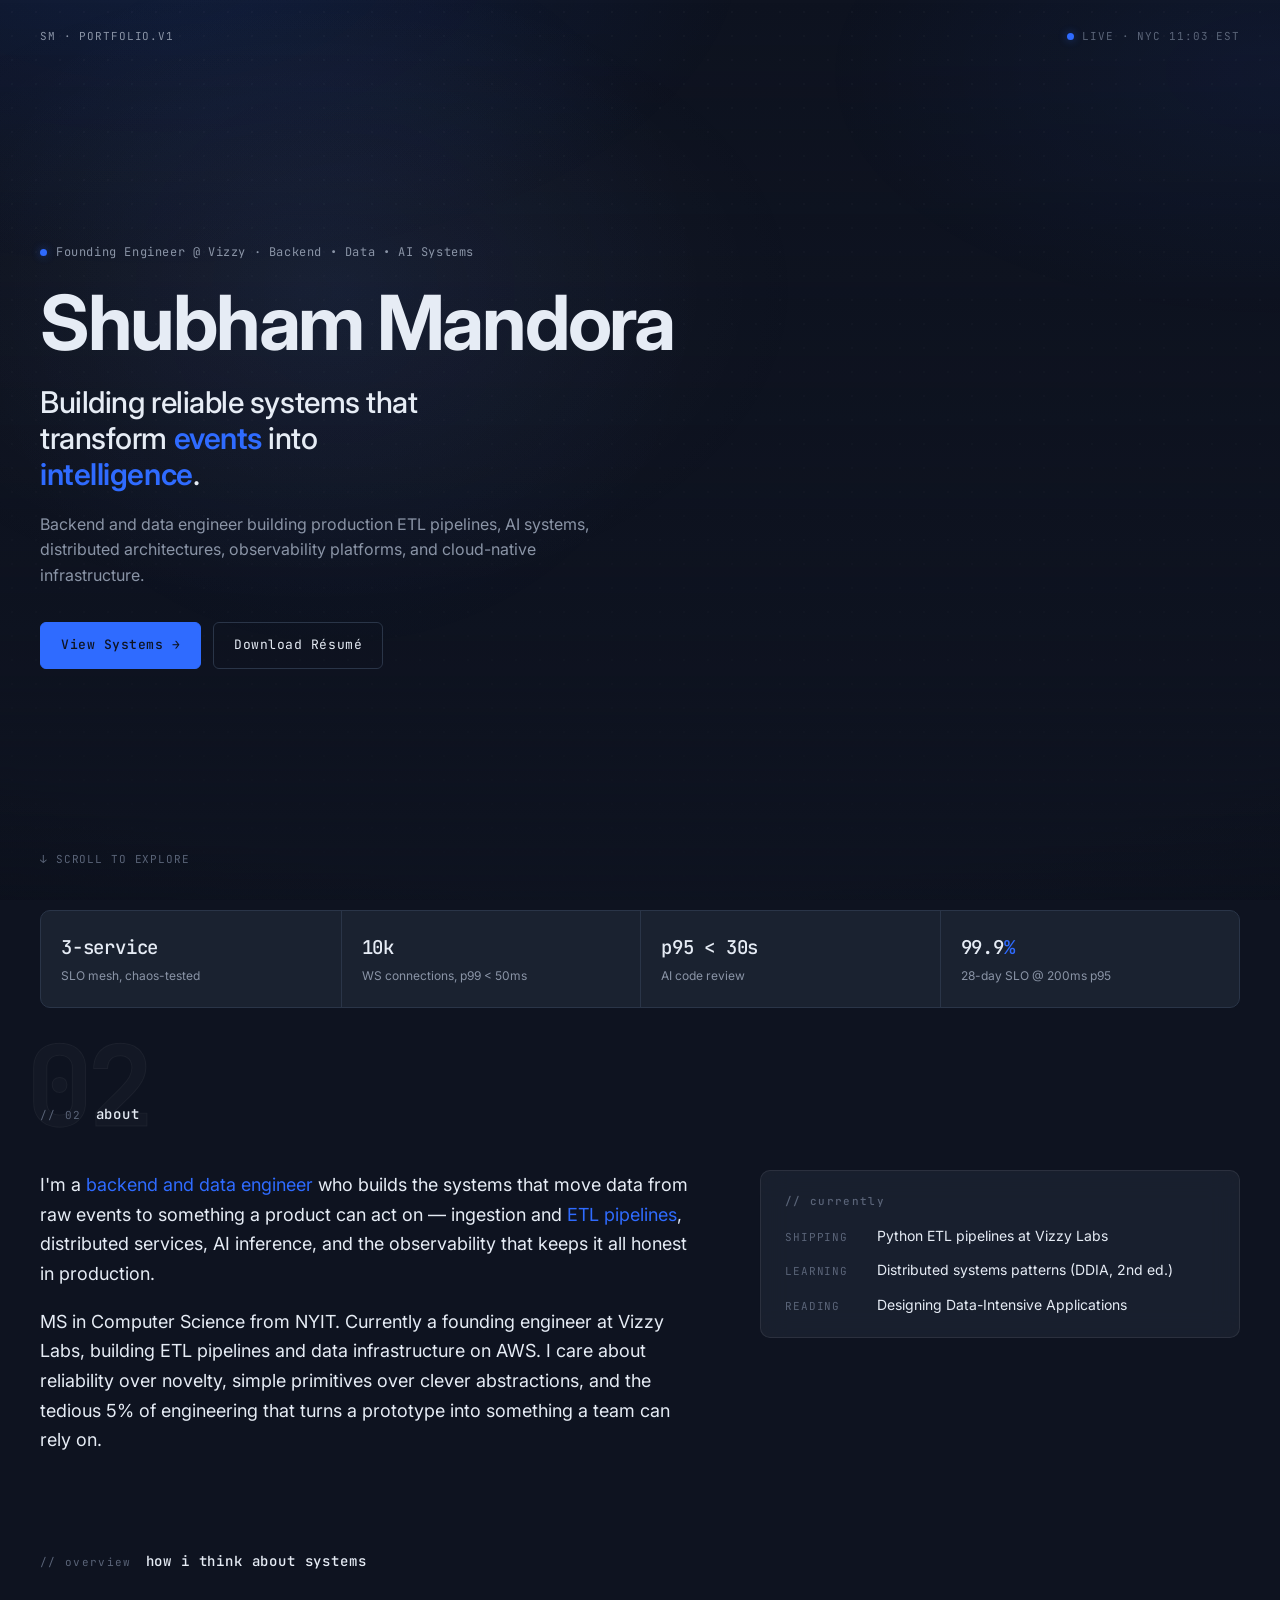
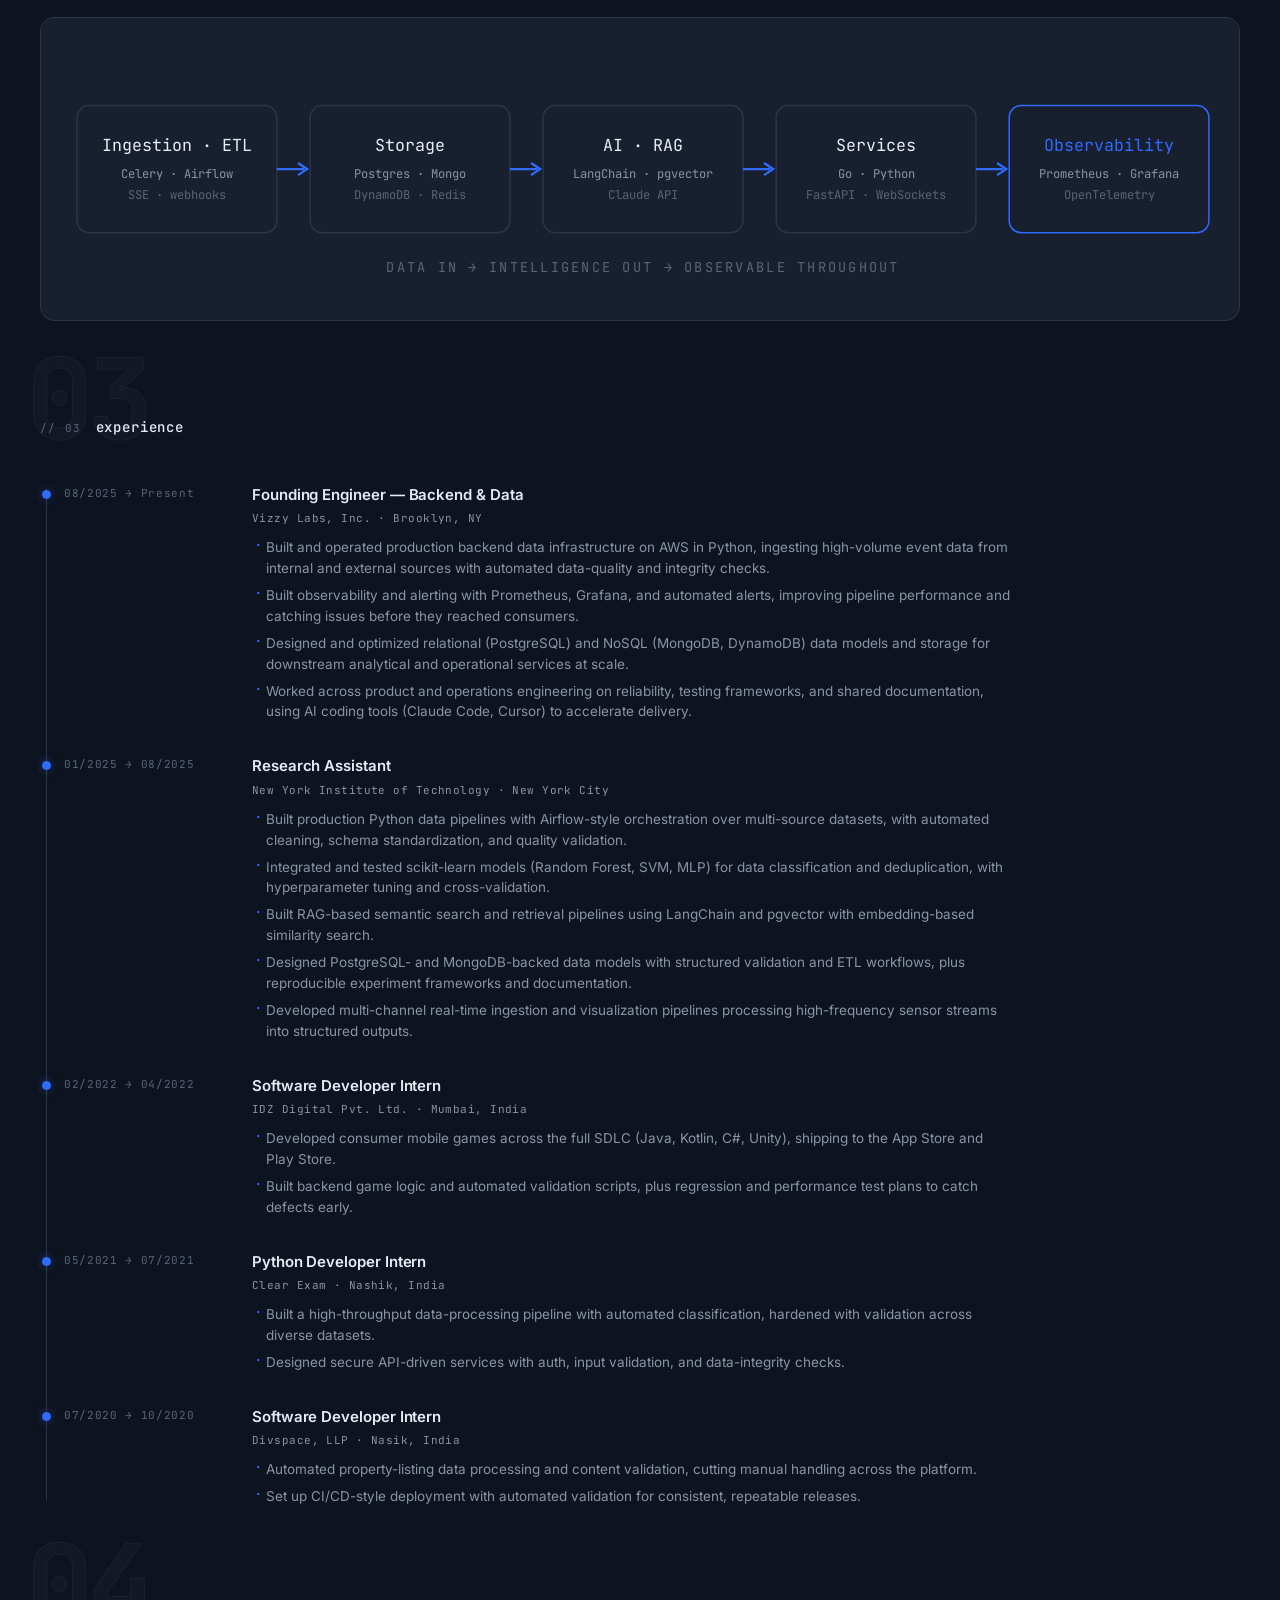
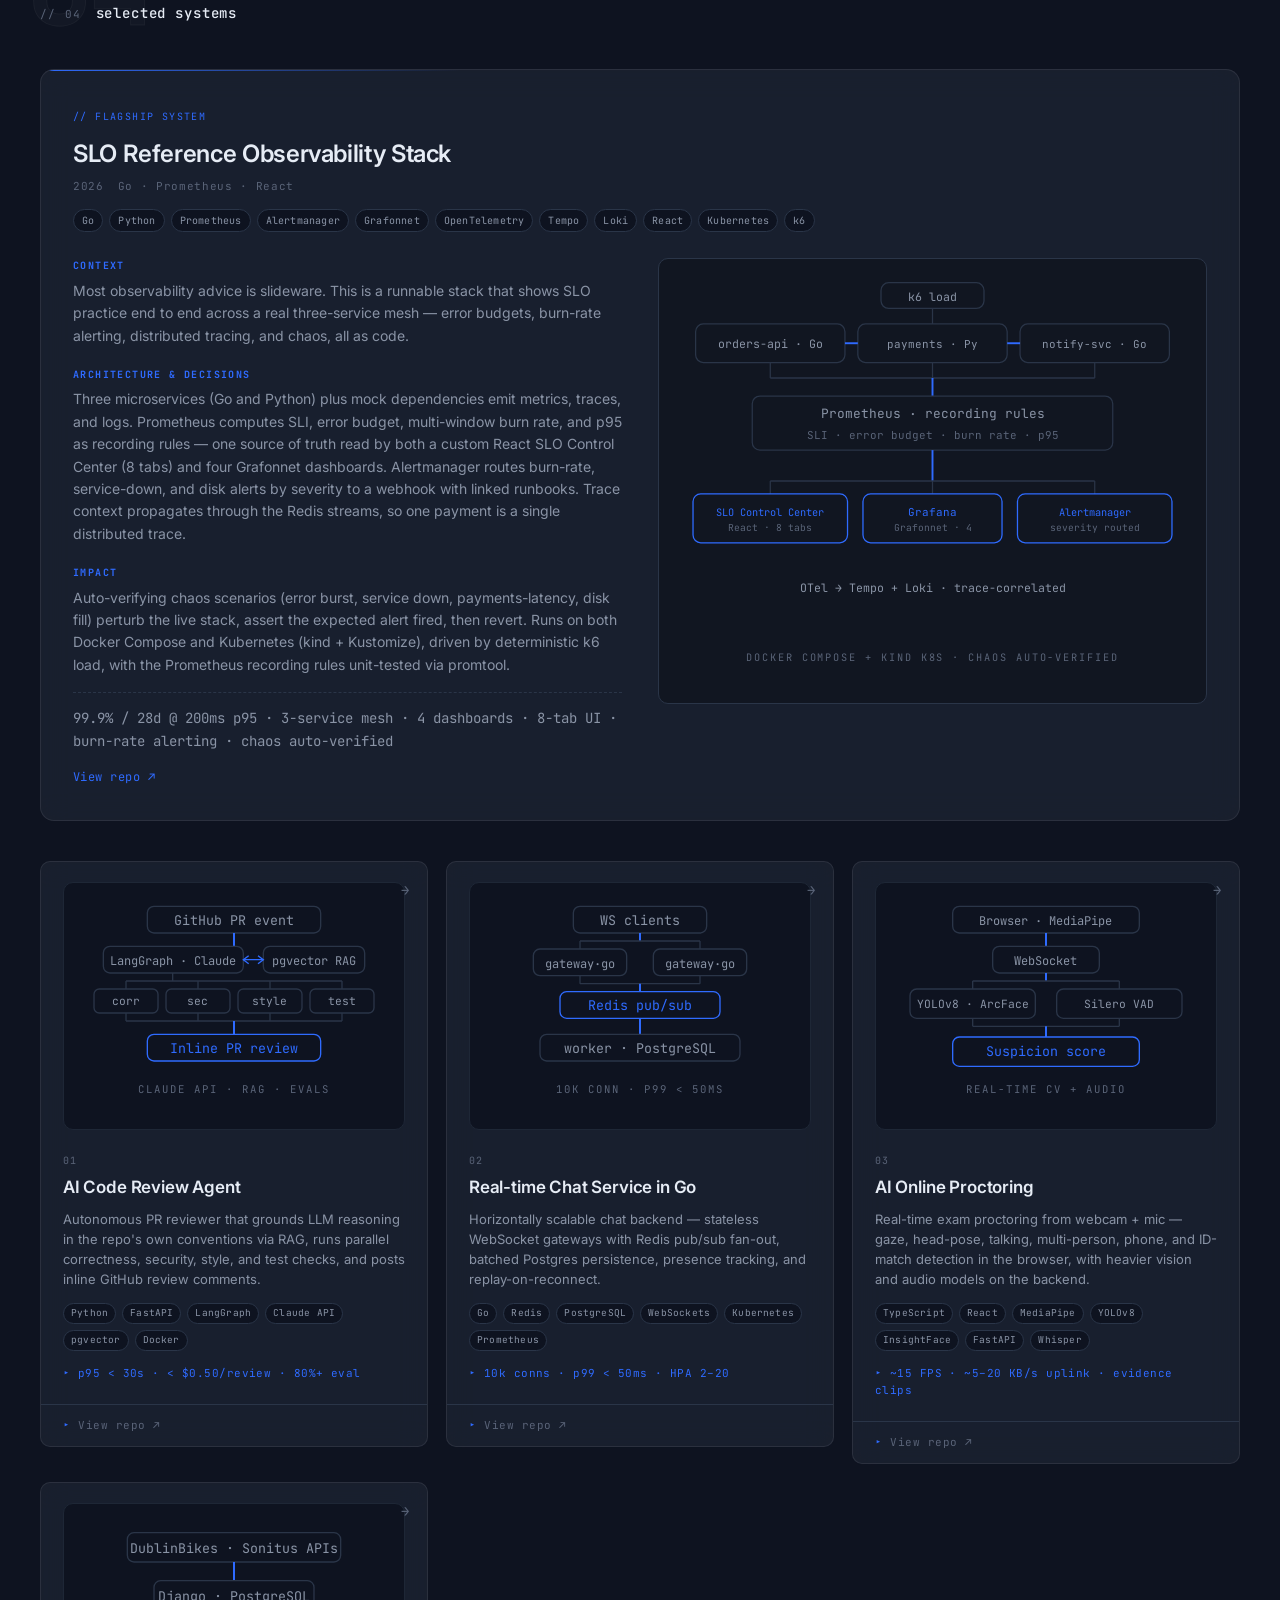
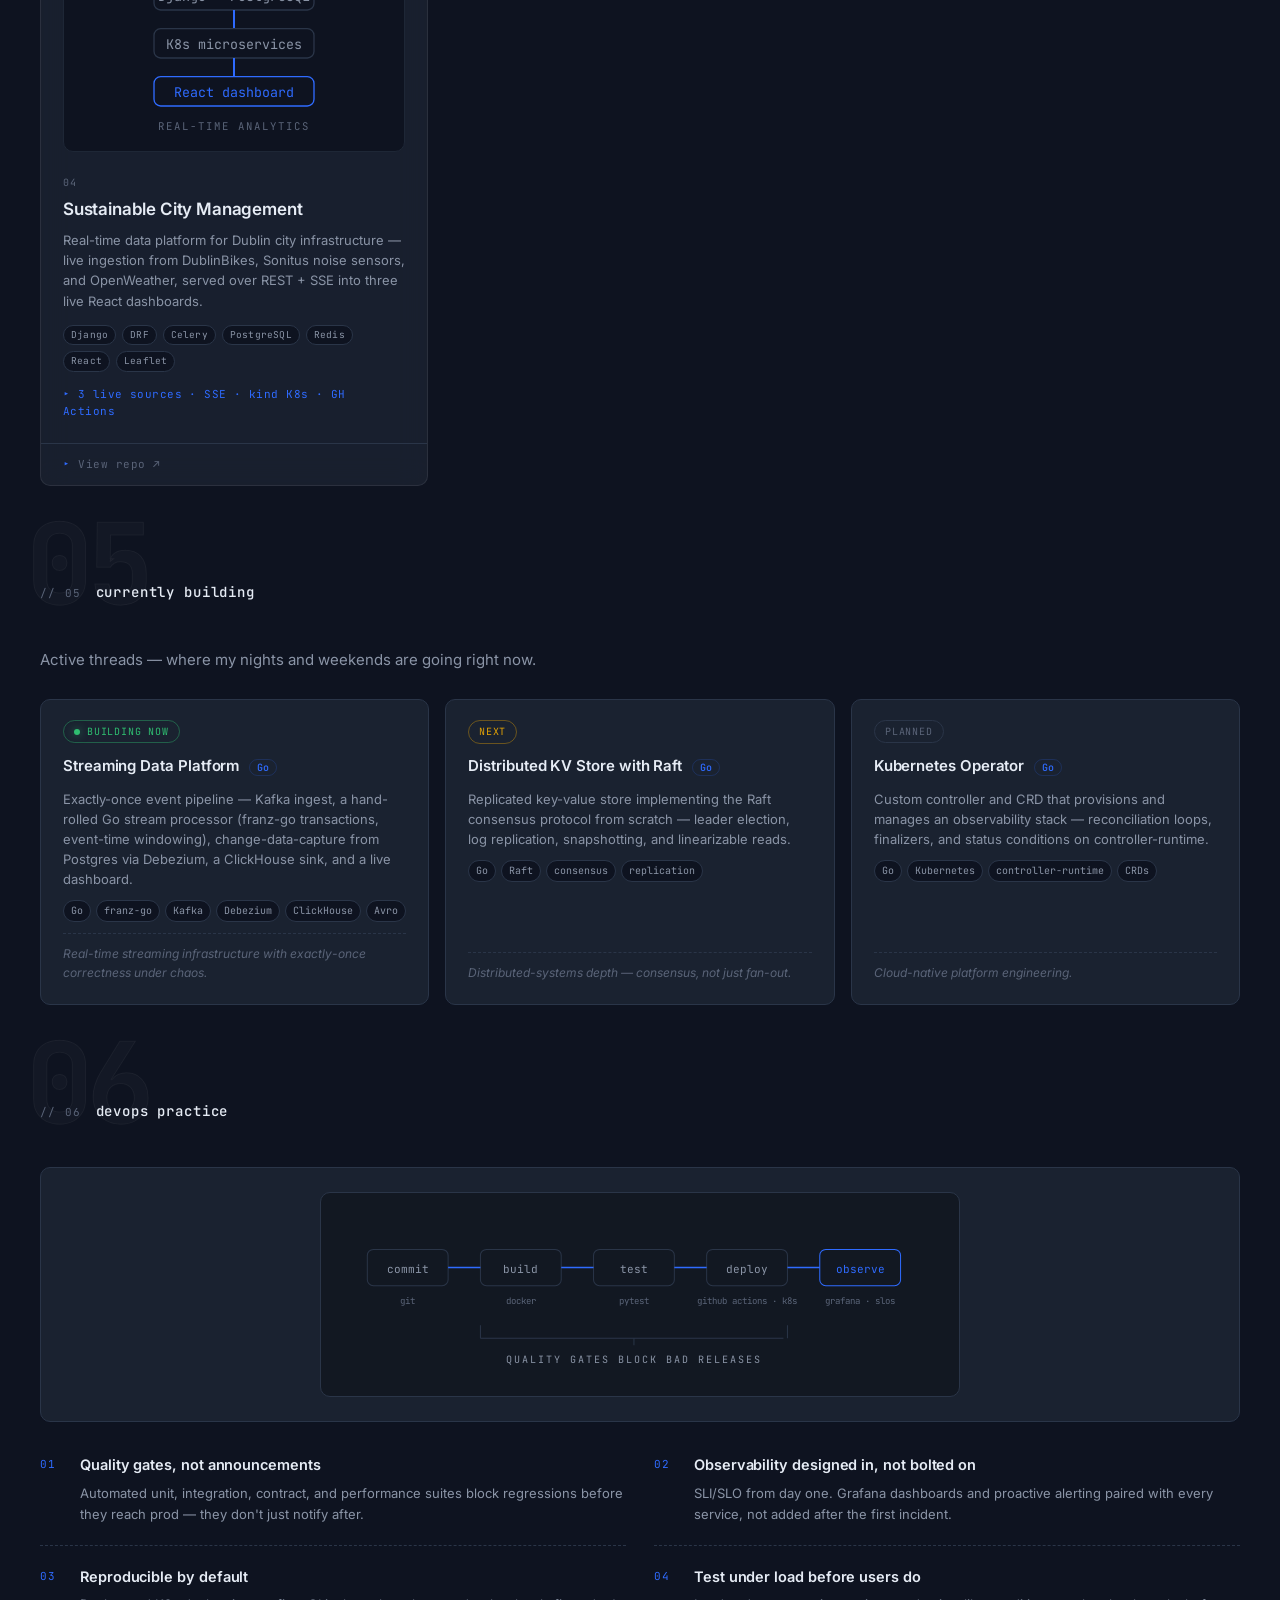
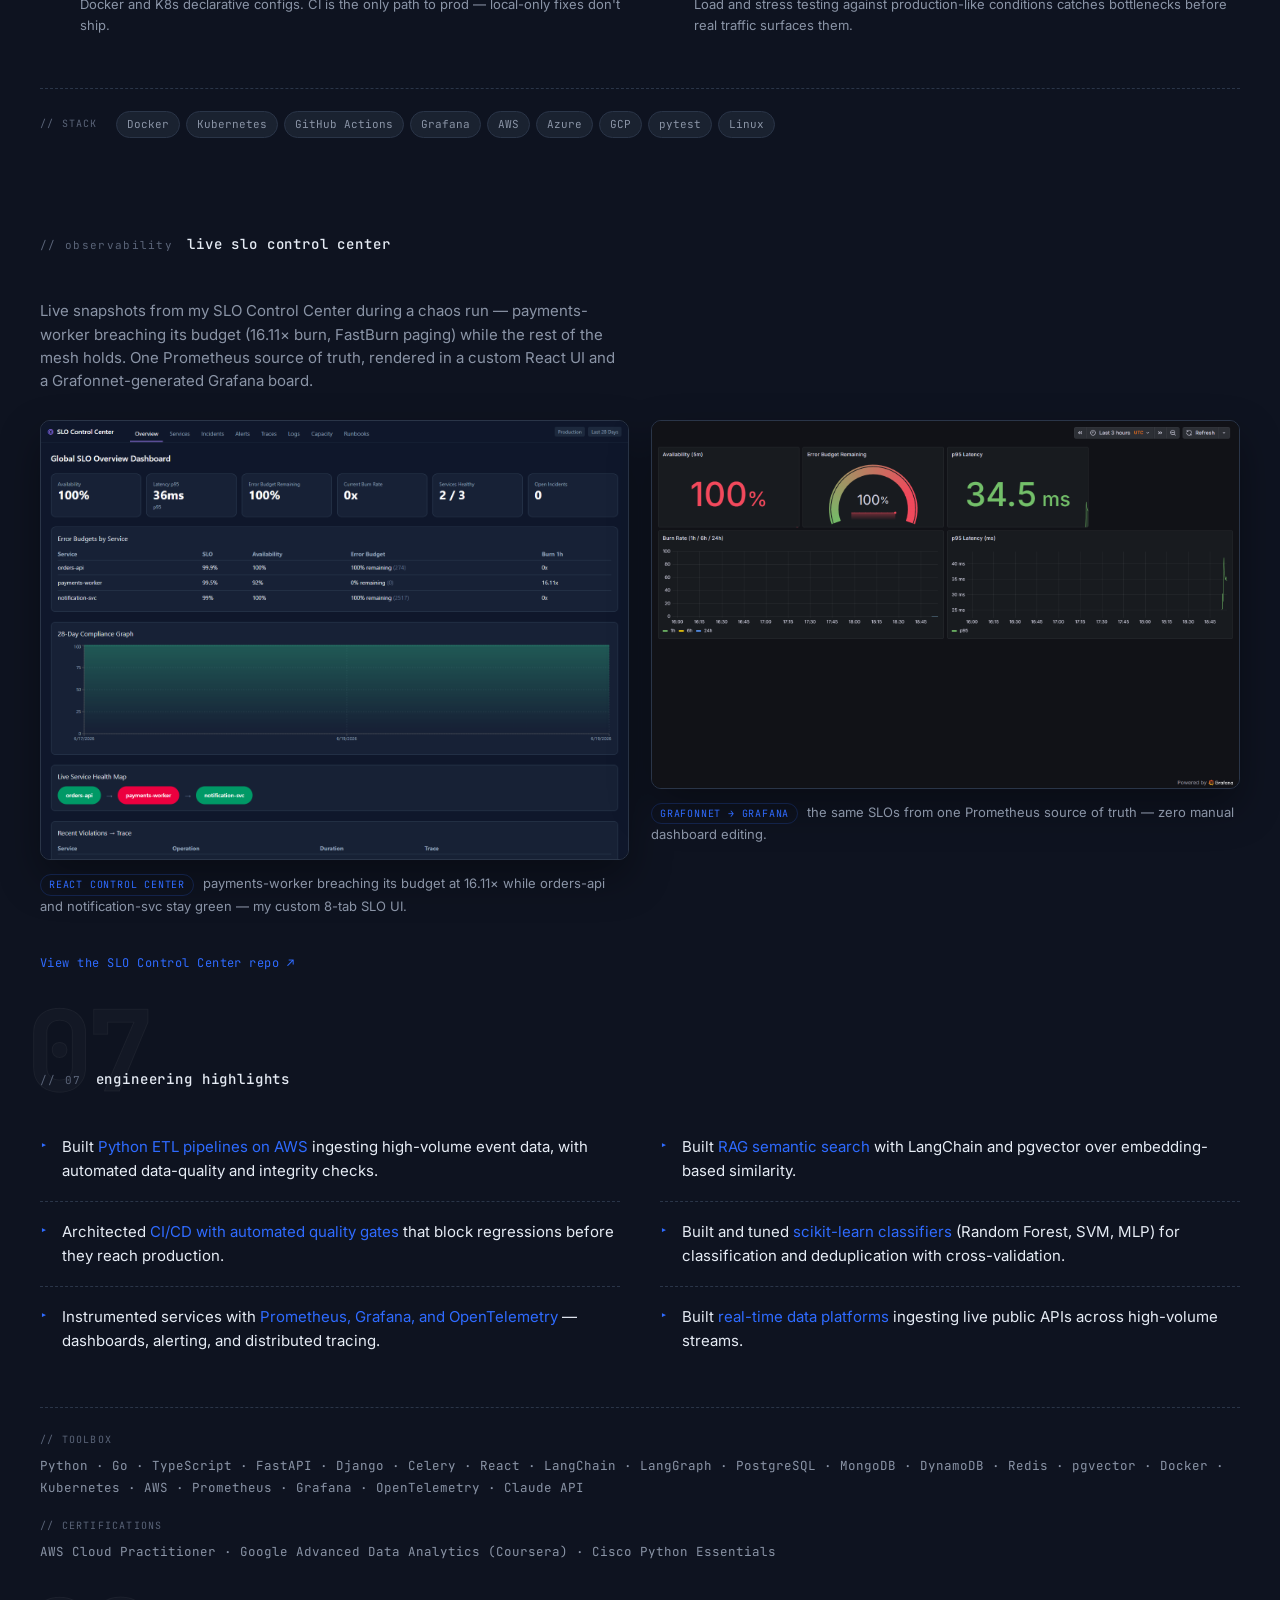
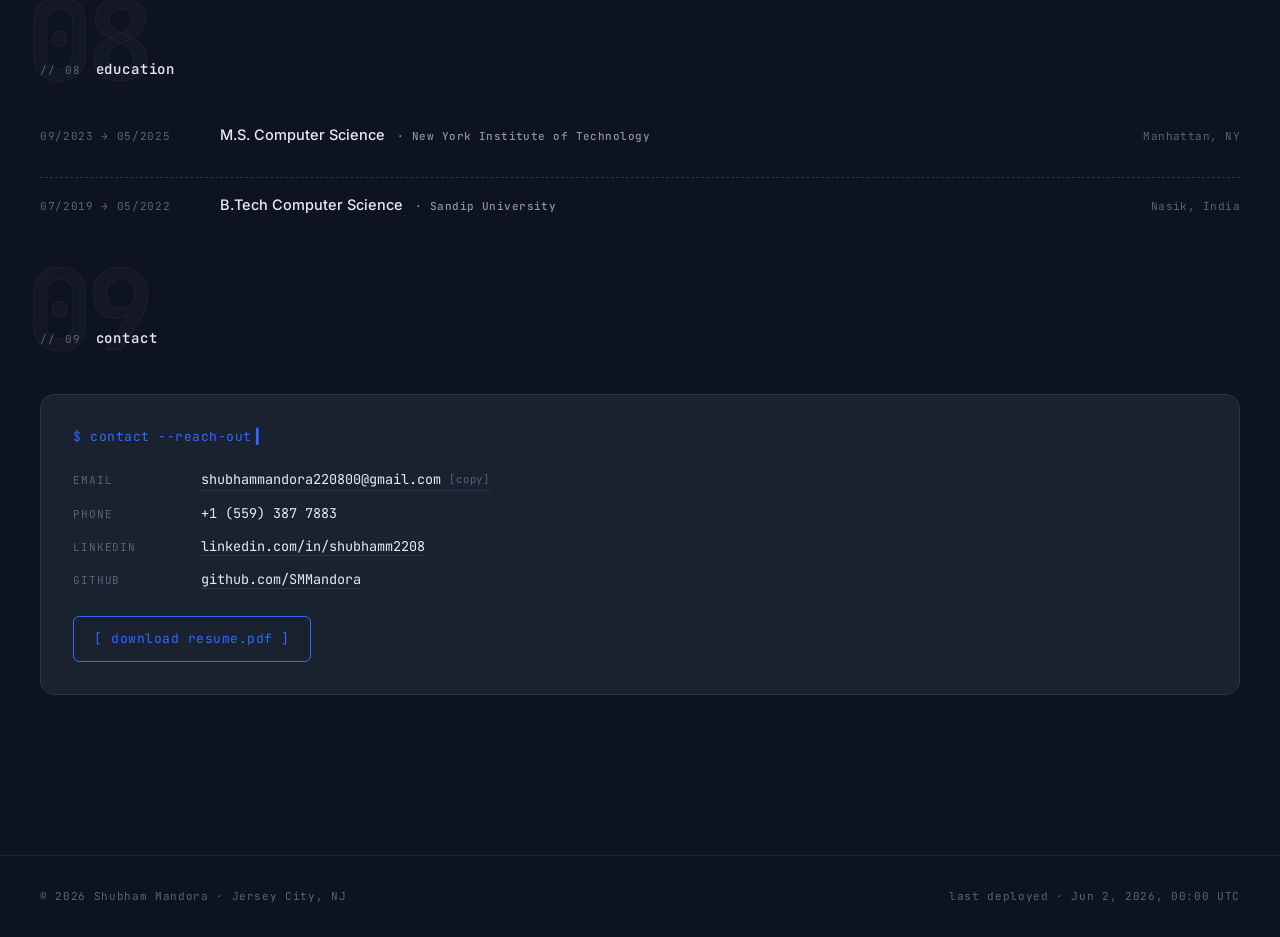
<file: index.html>
<!DOCTYPE html>
<html lang="en">
<head>
  <meta charset="UTF-8">
  <meta name="viewport" content="width=device-width, initial-scale=1">
  <meta name="color-scheme" content="dark">
  <title>Shubham Mandora — Backend, Data & AI Engineer</title>
  <meta name="description" content="Founding engineer building backend, data, and AI systems — ETL pipelines, distributed architectures, and observability. MS Computer Science, NYIT · Jersey City, NJ.">
  <meta name="author" content="Shubham Mandora">

  <meta property="og:type" content="website">
  <meta property="og:title" content="Shubham Mandora — Backend, Data & AI Engineer">
  <meta property="og:description" content="Founding engineer building reliable systems that turn events into intelligence — backend, data pipelines, and AI. Jersey City, NJ.">
  <meta property="og:url" content="https://smmandora.github.io/">
  <meta name="twitter:card" content="summary_large_image">

  <link rel="canonical" href="https://smmandora.github.io/">

  <script type="application/ld+json">
  {
    "@context": "https://schema.org",
    "@type": "Person",
    "name": "Shubham Mandora",
    "jobTitle": "Founding Engineer — Backend & Data",
    "worksFor": { "@type": "Organization", "name": "Vizzy Labs" },
    "url": "https://smmandora.github.io/",
    "email": "mailto:shubhammandora220800@gmail.com",
    "alumniOf": [
      { "@type": "CollegeOrUniversity", "name": "New York Institute of Technology" },
      { "@type": "CollegeOrUniversity", "name": "Sandip University" }
    ],
    "address": { "@type": "PostalAddress", "addressLocality": "Jersey City", "addressRegion": "NJ", "addressCountry": "US" },
    "sameAs": [
      "https://linkedin.com/in/shubhamm2208",
      "https://github.com/SMMandora"
    ],
    "knowsAbout": ["Backend Engineering", "Data Engineering", "Distributed Systems", "AI Systems", "RAG", "Observability", "Cloud Infrastructure", "Python", "Go", "Kubernetes", "AWS"]
  }
  </script>

  <link rel="icon" type="image/svg+xml" href="data:image/svg+xml,%3Csvg xmlns='http://www.w3.org/2000/svg' viewBox='0 0 32 32'%3E%3Crect width='32' height='32' rx='6' fill='%230E1320'/%3E%3Ctext x='16' y='22' font-family='ui-monospace,Menlo,monospace' font-size='15' font-weight='700' text-anchor='middle' fill='%232F6BFF'%3ESM%3C/text%3E%3C/svg%3E">

  <link rel="preconnect" href="https://fonts.googleapis.com">
  <link rel="preconnect" href="https://fonts.gstatic.com" crossorigin>
  <link href="https://fonts.googleapis.com/css2?family=Inter:wght@400;500;600;700&family=Instrument+Serif:ital@0;1&family=JetBrains+Mono:wght@400;500&display=swap" rel="stylesheet">

  <link rel="stylesheet" href="./assets/css/styles.css">
</head>
<body>

<a class="skip-link" href="#main">Skip to content</a>

<header class="mini-nav" data-mini-nav>
  <div class="mini-nav__inner">
    <a class="mini-nav__name" href="#top">SM_</a>
    <nav class="mini-nav__links" aria-label="Sections">
      <a href="#about">~/about</a>
      <a href="#overview">~/overview</a>
      <a href="#experience">~/experience</a>
      <a href="#systems">~/systems</a>
      <a href="#building">~/building</a>
      <a href="#devops">~/devops</a>
      <a href="#observability">~/observability</a>
      <a href="#contact">~/contact</a>
    </nav>
  </div>
</header>

<main id="main">

  <!-- ===== 01 / HERO ===== -->
  <section class="hero container" id="top" aria-label="Intro">
    <div class="hero__topbar">
      <span class="hero__brand">SM · PORTFOLIO.V1</span>
      <span class="hero__status">
        <span class="status-dot status-dot--live" aria-hidden="true"></span>
        LIVE · NYC <span data-clock>--:--</span>
      </span>
    </div>

    <div class="hero__main">
      <p class="hero__role">
        <span class="status-dot status-dot--live" aria-hidden="true"></span>
        Founding Engineer @ Vizzy · Backend • Data • AI Systems
      </p>
      <h1 class="hero__title">Shubham Mandora</h1>
      <p class="hero__tagline">
        Building reliable systems that transform <span class="accent">events</span> into <span class="accent">intelligence</span>.
      </p>
      <p class="hero__lede">
        Backend and data engineer building production ETL pipelines, AI systems,
        distributed architectures, observability platforms, and cloud-native infrastructure.
      </p>
      <div class="hero__cta">
        <a class="btn btn--primary" href="#systems">View Systems →</a>
        <a class="btn btn--ghost" href="./assets/Shubham_Mandora_Resume.pdf" download="Shubham_Mandora_Resume.pdf">Download Résumé</a>
      </div>
    </div>

    <a class="hero__cue" href="#systems">↓ scroll to explore</a>
  </section>

  <!-- ===== IMPACT BAR ===== -->
  <section class="impact container" aria-label="At a glance">
    <ul class="impact__grid">
      <li class="impact__item" data-reveal>
        <span class="impact__value">3-service</span>
        <span class="impact__label">SLO mesh, chaos-tested</span>
      </li>
      <li class="impact__item" data-reveal data-reveal-delay="80">
        <span class="impact__value">10k</span>
        <span class="impact__label">WS connections, p99 &lt; 50ms</span>
      </li>
      <li class="impact__item" data-reveal data-reveal-delay="160">
        <span class="impact__value">p95 &lt; 30s</span>
        <span class="impact__label">AI code review</span>
      </li>
      <li class="impact__item" data-reveal data-reveal-delay="240">
        <span class="impact__value"><span data-counter="99.9">0</span><span class="accent">%</span></span>
        <span class="impact__label">28-day SLO @ 200ms p95</span>
      </li>
    </ul>
  </section>

  <!-- ===== 02 / ABOUT ===== -->
  <section class="section container" id="about" aria-labelledby="about-title">
    <header class="section__head">
      <span class="section__ghost" aria-hidden="true">02</span>
      <span class="section__num">// 02</span>
      <h2 id="about-title" class="section__title">about</h2>
    </header>

    <div class="about__grid">
      <div class="about__prose" data-reveal>
        <p>
          I'm a <span class="accent">backend and data engineer</span> who builds the systems that move data from
          raw events to something a product can act on — ingestion and <span class="accent">ETL pipelines</span>,
          distributed services, AI inference, and the observability that keeps it all honest in production.
        </p>
        <p>
          MS in Computer Science from NYIT. Currently a founding engineer at Vizzy Labs,
          building ETL pipelines and data infrastructure on AWS. I care about reliability over novelty,
          simple primitives over clever abstractions, and the tedious 5% of engineering
          that turns a prototype into something a team can rely on.
        </p>
      </div>

      <aside class="currently" data-currently data-reveal data-reveal-delay="120">
        <h3 class="currently__title">// currently</h3>
        <dl class="currently__list">
          <div class="currently__row">
            <dt>shipping</dt>
            <dd data-currently-shipping>Real-time backend infra at Vizzy Labs</dd>
          </div>
          <div class="currently__row">
            <dt>learning</dt>
            <dd data-currently-learning>Distributed systems patterns</dd>
          </div>
          <div class="currently__row">
            <dt>reading</dt>
            <dd data-currently-reading>Designing Data-Intensive Applications</dd>
          </div>
        </dl>
      </aside>
    </div>
  </section>

  <!-- ===== SYSTEMS ARCHITECTURE OVERVIEW ===== -->
  <section class="section container" id="overview" aria-labelledby="overview-title">
    <header class="section__head">
      <span class="section__num">// overview</span>
      <h2 id="overview-title" class="section__title">how I think about systems</h2>
    </header>
    <div class="overview-diagram" data-reveal>
      <svg viewBox="0 0 760 168" class="arch-diagram" role="img" aria-label="Systems overview: ingestion and ETL feed storage, which feeds AI/RAG and services, all under observability">
        <rect x="8" y="42" width="132" height="84" rx="8" fill="none" stroke="#2A3548" stroke-width="1"/>
        <text x="74" y="72" font-family="JetBrains Mono, monospace" font-size="11" fill="#E6ECF5" text-anchor="middle">Ingestion · ETL</text>
        <text x="74" y="90" font-family="JetBrains Mono, monospace" font-size="8" fill="#8A94A6" text-anchor="middle">Celery · Airflow</text>
        <text x="74" y="104" font-family="JetBrains Mono, monospace" font-size="8" fill="#5A6478" text-anchor="middle">SSE · webhooks</text>

        <line x1="140" y1="84" x2="158" y2="84" stroke="#2F6BFF" stroke-width="1.5"/>
        <polyline points="154,80 160,84 154,88" fill="none" stroke="#2F6BFF" stroke-width="1.5"/>

        <rect x="162" y="42" width="132" height="84" rx="8" fill="none" stroke="#2A3548" stroke-width="1"/>
        <text x="228" y="72" font-family="JetBrains Mono, monospace" font-size="11" fill="#E6ECF5" text-anchor="middle">Storage</text>
        <text x="228" y="90" font-family="JetBrains Mono, monospace" font-size="8" fill="#8A94A6" text-anchor="middle">Postgres · Mongo</text>
        <text x="228" y="104" font-family="JetBrains Mono, monospace" font-size="8" fill="#5A6478" text-anchor="middle">DynamoDB · Redis</text>

        <line x1="294" y1="84" x2="312" y2="84" stroke="#2F6BFF" stroke-width="1.5"/>
        <polyline points="308,80 314,84 308,88" fill="none" stroke="#2F6BFF" stroke-width="1.5"/>

        <rect x="316" y="42" width="132" height="84" rx="8" fill="none" stroke="#2A3548" stroke-width="1"/>
        <text x="382" y="72" font-family="JetBrains Mono, monospace" font-size="11" fill="#E6ECF5" text-anchor="middle">AI · RAG</text>
        <text x="382" y="90" font-family="JetBrains Mono, monospace" font-size="8" fill="#8A94A6" text-anchor="middle">LangChain · pgvector</text>
        <text x="382" y="104" font-family="JetBrains Mono, monospace" font-size="8" fill="#5A6478" text-anchor="middle">Claude API</text>

        <line x1="448" y1="84" x2="466" y2="84" stroke="#2F6BFF" stroke-width="1.5"/>
        <polyline points="462,80 468,84 462,88" fill="none" stroke="#2F6BFF" stroke-width="1.5"/>

        <rect x="470" y="42" width="132" height="84" rx="8" fill="none" stroke="#2A3548" stroke-width="1"/>
        <text x="536" y="72" font-family="JetBrains Mono, monospace" font-size="11" fill="#E6ECF5" text-anchor="middle">Services</text>
        <text x="536" y="90" font-family="JetBrains Mono, monospace" font-size="8" fill="#8A94A6" text-anchor="middle">Go · Python</text>
        <text x="536" y="104" font-family="JetBrains Mono, monospace" font-size="8" fill="#5A6478" text-anchor="middle">FastAPI · WebSockets</text>

        <line x1="602" y1="84" x2="620" y2="84" stroke="#2F6BFF" stroke-width="1.5"/>
        <polyline points="616,80 622,84 616,88" fill="none" stroke="#2F6BFF" stroke-width="1.5"/>

        <rect x="624" y="42" width="132" height="84" rx="8" fill="none" stroke="#2F6BFF" stroke-width="1"/>
        <text x="690" y="72" font-family="JetBrains Mono, monospace" font-size="11" fill="#2F6BFF" text-anchor="middle">Observability</text>
        <text x="690" y="90" font-family="JetBrains Mono, monospace" font-size="8" fill="#8A94A6" text-anchor="middle">Prometheus · Grafana</text>
        <text x="690" y="104" font-family="JetBrains Mono, monospace" font-size="8" fill="#5A6478" text-anchor="middle">OpenTelemetry</text>

        <text x="382" y="152" font-family="JetBrains Mono, monospace" font-size="9" fill="#5A6478" letter-spacing="1.5" text-anchor="middle">DATA IN → INTELLIGENCE OUT → OBSERVABLE THROUGHOUT</text>
      </svg>
    </div>
  </section>

  <!-- ===== 03 / EXPERIENCE ===== -->
  <section class="section container" id="experience" aria-labelledby="experience-title">
    <header class="section__head">
      <span class="section__ghost" aria-hidden="true">03</span>
      <span class="section__num">// 03</span>
      <h2 id="experience-title" class="section__title">experience</h2>
    </header>

    <ol class="timeline">
      <li class="timeline__entry" data-reveal>
        <time class="timeline__date">08/2025 → Present</time>
        <div class="timeline__body">
          <h3 class="timeline__role">Founding Engineer — Backend &amp; Data</h3>
          <p class="timeline__org">Vizzy Labs, Inc. · Brooklyn, NY</p>
          <ul class="timeline__bullets">
            <li>Built and operated production backend data infrastructure on AWS in Python, ingesting high-volume event data from internal and external sources with automated data-quality and integrity checks.</li>
            <li>Built observability and alerting with Prometheus, Grafana, and automated alerts, improving pipeline performance and catching issues before they reached consumers.</li>
            <li>Designed and optimized relational (PostgreSQL) and NoSQL (MongoDB, DynamoDB) data models and storage for downstream analytical and operational services at scale.</li>
            <li>Worked across product and operations engineering on reliability, testing frameworks, and shared documentation, using AI coding tools (Claude Code, Cursor) to accelerate delivery.</li>
          </ul>
        </div>
      </li>

      <li class="timeline__entry" data-reveal>
        <time class="timeline__date">01/2025 → 08/2025</time>
        <div class="timeline__body">
          <h3 class="timeline__role">Research Assistant</h3>
          <p class="timeline__org">New York Institute of Technology · New York City</p>
          <ul class="timeline__bullets">
            <li>Built production Python data pipelines with Airflow-style orchestration over multi-source datasets, with automated cleaning, schema standardization, and quality validation.</li>
            <li>Integrated and tested scikit-learn models (Random Forest, SVM, MLP) for data classification and deduplication, with hyperparameter tuning and cross-validation.</li>
            <li>Built RAG-based semantic search and retrieval pipelines using LangChain and pgvector with embedding-based similarity search.</li>
            <li>Designed PostgreSQL- and MongoDB-backed data models with structured validation and ETL workflows, plus reproducible experiment frameworks and documentation.</li>
            <li>Developed multi-channel real-time ingestion and visualization pipelines processing high-frequency sensor streams into structured outputs.</li>
          </ul>
        </div>
      </li>

      <li class="timeline__entry" data-reveal>
        <time class="timeline__date">02/2022 → 04/2022</time>
        <div class="timeline__body">
          <h3 class="timeline__role">Software Developer Intern</h3>
          <p class="timeline__org">IDZ Digital Pvt. Ltd. · Mumbai, India</p>
          <ul class="timeline__bullets">
            <li>Developed consumer mobile games across the full SDLC (Java, Kotlin, C#, Unity), shipping to the App Store and Play Store.</li>
            <li>Built backend game logic and automated validation scripts, plus regression and performance test plans to catch defects early.</li>
          </ul>
        </div>
      </li>

      <li class="timeline__entry" data-reveal>
        <time class="timeline__date">05/2021 → 07/2021</time>
        <div class="timeline__body">
          <h3 class="timeline__role">Python Developer Intern</h3>
          <p class="timeline__org">Clear Exam · Nashik, India</p>
          <ul class="timeline__bullets">
            <li>Built a high-throughput data-processing pipeline with automated classification, hardened with validation across diverse datasets.</li>
            <li>Designed secure API-driven services with auth, input validation, and data-integrity checks.</li>
          </ul>
        </div>
      </li>

      <li class="timeline__entry" data-reveal>
        <time class="timeline__date">07/2020 → 10/2020</time>
        <div class="timeline__body">
          <h3 class="timeline__role">Software Developer Intern</h3>
          <p class="timeline__org">Divspace, LLP · Nasik, India</p>
          <ul class="timeline__bullets">
            <li>Automated property-listing data processing and content validation, cutting manual handling across the platform.</li>
            <li>Set up CI/CD-style deployment with automated validation for consistent, repeatable releases.</li>
          </ul>
        </div>
      </li>
    </ol>
  </section>

  <!-- ===== 04 / SELECTED SYSTEMS ===== -->
  <section class="section container" id="systems" aria-labelledby="systems-title">
    <header class="section__head">
      <span class="section__ghost" aria-hidden="true">04</span>
      <span class="section__num">// 04</span>
      <h2 id="systems-title" class="section__title">selected systems</h2>
    </header>

    <!-- Hero case study: Vizzy Labs -->
    <article class="case-study" data-reveal>
      <header>
        <span class="case-study__label">// flagship system</span>
        <h3 class="case-study__title">SLO Reference Observability Stack</h3>
        <div class="case-study__meta">
          <time>2026</time>
          <span>Go · Prometheus · React</span>
        </div>
        <ul class="tag-list">
          <li>Go</li><li>Python</li><li>Prometheus</li><li>Alertmanager</li>
          <li>Grafonnet</li><li>OpenTelemetry</li><li>Tempo</li><li>Loki</li>
          <li>React</li><li>Kubernetes</li><li>k6</li>
        </ul>
      </header>

      <div class="case-study__body">
        <div class="case-study__prose">
          <h4>Context</h4>
          <p>
            Most observability advice is slideware. This is a runnable stack that shows SLO
            practice end to end across a real three-service mesh — error budgets, burn-rate
            alerting, distributed tracing, and chaos, all as code.
          </p>

          <h4>Architecture &amp; decisions</h4>
          <p>
            Three microservices (Go and Python) plus mock dependencies emit metrics, traces, and
            logs. Prometheus computes SLI, error budget, multi-window burn rate, and p95 as
            recording rules — one source of truth read by both a custom React SLO Control Center
            (8 tabs) and four Grafonnet dashboards. Alertmanager routes burn-rate, service-down,
            and disk alerts by severity to a webhook with linked runbooks. Trace context
            propagates through the Redis streams, so one payment is a single distributed trace.
          </p>

          <h4>Impact</h4>
          <p>
            Auto-verifying chaos scenarios (error burst, service down, payments-latency, disk
            fill) perturb the live stack, assert the expected alert fired, then revert. Runs on
            both Docker Compose and Kubernetes (kind + Kustomize), driven by deterministic k6
            load, with the Prometheus recording rules unit-tested via promtool.
          </p>
          <p class="case-study__metrics">99.9% / 28d @ 200ms p95 · 3-service mesh · 4 dashboards · 8-tab UI · burn-rate alerting · chaos auto-verified</p>
          <a class="case-study__repo" href="https://github.com/SMMandora/SLO-Control-Center" target="_blank" rel="noopener">View repo ↗</a>
        </div>

        <div class="case-study__diagram">
          <svg viewBox="0 0 400 320" class="arch-diagram" role="img" aria-label="SLO three-service mesh: k6 drives orders-api, payments-worker and notification-svc over Redis streams; all scrape into Prometheus recording rules feeding a React SLO Control Center, Grafonnet Grafana dashboards, and Alertmanager, with OpenTelemetry to Tempo and Loki">
            <!-- k6 -->
            <rect x="160" y="6" width="80" height="20" rx="6" fill="none" stroke="#2A3548" stroke-width="1"/>
            <text x="200" y="20" font-family="JetBrains Mono, monospace" font-size="9" fill="#8A94A6" text-anchor="middle">k6 load</text>
            <line x1="200" y1="26" x2="200" y2="38" stroke="#2A3548" stroke-width="1"/>

            <!-- 3-service mesh -->
            <rect x="16" y="38" width="116" height="30" rx="6" fill="none" stroke="#2A3548" stroke-width="1"/>
            <text x="74" y="57" font-family="JetBrains Mono, monospace" font-size="9" fill="#8A94A6" text-anchor="middle">orders-api · Go</text>
            <rect x="142" y="38" width="116" height="30" rx="6" fill="none" stroke="#2A3548" stroke-width="1"/>
            <text x="200" y="57" font-family="JetBrains Mono, monospace" font-size="8.5" fill="#8A94A6" text-anchor="middle">payments · Py</text>
            <rect x="268" y="38" width="116" height="30" rx="6" fill="none" stroke="#2A3548" stroke-width="1"/>
            <text x="326" y="57" font-family="JetBrains Mono, monospace" font-size="8.5" fill="#8A94A6" text-anchor="middle">notify-svc · Go</text>
            <line x1="132" y1="53" x2="142" y2="53" stroke="#2F6BFF" stroke-width="1.5"/>
            <line x1="258" y1="53" x2="268" y2="53" stroke="#2F6BFF" stroke-width="1.5"/>

            <!-- converge to Prometheus -->
            <line x1="74" y1="68" x2="74" y2="80" stroke="#2A3548" stroke-width="1"/>
            <line x1="200" y1="68" x2="200" y2="80" stroke="#2A3548" stroke-width="1"/>
            <line x1="326" y1="68" x2="326" y2="80" stroke="#2A3548" stroke-width="1"/>
            <line x1="74" y1="80" x2="326" y2="80" stroke="#2A3548" stroke-width="1"/>
            <line x1="200" y1="80" x2="200" y2="94" stroke="#2F6BFF" stroke-width="1.5"/>

            <!-- Prometheus -->
            <rect x="60" y="94" width="280" height="42" rx="6" fill="none" stroke="#2A3548" stroke-width="1"/>
            <text x="200" y="111" font-family="JetBrains Mono, monospace" font-size="10" fill="#8A94A6" text-anchor="middle">Prometheus · recording rules</text>
            <text x="200" y="127" font-family="JetBrains Mono, monospace" font-size="8.5" fill="#5A6478" text-anchor="middle">SLI · error budget · burn rate · p95</text>

            <!-- split to 3 surfaces -->
            <line x1="200" y1="136" x2="200" y2="160" stroke="#2F6BFF" stroke-width="1.5"/>
            <line x1="74" y1="160" x2="326" y2="160" stroke="#2A3548" stroke-width="1"/>
            <line x1="74" y1="160" x2="74" y2="170" stroke="#2A3548" stroke-width="1"/>
            <line x1="200" y1="160" x2="200" y2="170" stroke="#2A3548" stroke-width="1"/>
            <line x1="326" y1="160" x2="326" y2="170" stroke="#2A3548" stroke-width="1"/>

            <!-- 3 outputs -->
            <rect x="14" y="170" width="120" height="38" rx="6" fill="none" stroke="#2F6BFF" stroke-width="1"/>
            <text x="74" y="187" font-family="JetBrains Mono, monospace" font-size="8" fill="#2F6BFF" text-anchor="middle">SLO Control Center</text>
            <text x="74" y="199" font-family="JetBrains Mono, monospace" font-size="7.5" fill="#5A6478" text-anchor="middle">React · 8 tabs</text>
            <rect x="146" y="170" width="108" height="38" rx="6" fill="none" stroke="#2F6BFF" stroke-width="1"/>
            <text x="200" y="187" font-family="JetBrains Mono, monospace" font-size="8.5" fill="#2F6BFF" text-anchor="middle">Grafana</text>
            <text x="200" y="199" font-family="JetBrains Mono, monospace" font-size="7.5" fill="#5A6478" text-anchor="middle">Grafonnet · 4</text>
            <rect x="266" y="170" width="120" height="38" rx="6" fill="none" stroke="#2F6BFF" stroke-width="1"/>
            <text x="326" y="187" font-family="JetBrains Mono, monospace" font-size="8" fill="#2F6BFF" text-anchor="middle">Alertmanager</text>
            <text x="326" y="199" font-family="JetBrains Mono, monospace" font-size="7.5" fill="#5A6478" text-anchor="middle">severity routed</text>

            <!-- foundation -->
            <text x="200" y="246" font-family="JetBrains Mono, monospace" font-size="9" fill="#8A94A6" text-anchor="middle">OTel → Tempo + Loki · trace-correlated</text>
            <text x="200" y="300" font-family="JetBrains Mono, monospace" font-size="8" fill="#5A6478" letter-spacing="1.5" text-anchor="middle">DOCKER COMPOSE + KIND K8S · CHAOS AUTO-VERIFIED</text>
          </svg>
        </div>
      </div>
    </article>

    <!-- Standard project cards -->
    <ul class="card-grid">
      <li>
        <article class="project-card" data-project-card data-reveal>
          <button type="button" class="project-card__trigger" data-card-trigger aria-expanded="false" aria-controls="proj-4-detail">
            <svg viewBox="0 0 240 170" class="arch-diagram arch-diagram--sm" role="img" aria-label="AI code review flow: GitHub PR event into LangGraph agent grounded by pgvector RAG, fanning out to four parallel checks, converging to an inline PR review">
              <rect x="55" y="10" width="130" height="20" rx="5" fill="none" stroke="#2A3548" stroke-width="1"/>
              <text x="120" y="24" font-family="JetBrains Mono, monospace" font-size="10" fill="#8A94A6" text-anchor="middle">GitHub PR event</text>

              <line x1="120" y1="30" x2="120" y2="40" stroke="#2F6BFF" stroke-width="1.5"/>

              <rect x="22" y="40" width="105" height="20" rx="5" fill="none" stroke="#2A3548" stroke-width="1"/>
              <text x="74" y="54" font-family="JetBrains Mono, monospace" font-size="9" fill="#8A94A6" text-anchor="middle">LangGraph · Claude</text>

              <rect x="142" y="40" width="76" height="20" rx="5" fill="none" stroke="#2A3548" stroke-width="1"/>
              <text x="180" y="54" font-family="JetBrains Mono, monospace" font-size="9" fill="#8A94A6" text-anchor="middle">pgvector RAG</text>

              <line x1="127" y1="50" x2="142" y2="50" stroke="#2F6BFF" stroke-width="1"/>
              <polyline points="131,47 127,50 131,53" fill="none" stroke="#2F6BFF" stroke-width="1"/>
              <polyline points="138,47 142,50 138,53" fill="none" stroke="#2F6BFF" stroke-width="1"/>

              <line x1="74" y1="60" x2="74" y2="66" stroke="#2A3548" stroke-width="1"/>
              <line x1="39" y1="66" x2="201" y2="66" stroke="#2A3548" stroke-width="1"/>
              <line x1="39" y1="66" x2="39" y2="72" stroke="#2A3548" stroke-width="1"/>
              <line x1="93" y1="66" x2="93" y2="72" stroke="#2A3548" stroke-width="1"/>
              <line x1="147" y1="66" x2="147" y2="72" stroke="#2A3548" stroke-width="1"/>
              <line x1="201" y1="66" x2="201" y2="72" stroke="#2A3548" stroke-width="1"/>

              <rect x="15" y="72" width="48" height="18" rx="4" fill="none" stroke="#2A3548" stroke-width="1"/>
              <text x="39" y="84" font-family="JetBrains Mono, monospace" font-size="8.5" fill="#8A94A6" text-anchor="middle">corr</text>
              <rect x="69" y="72" width="48" height="18" rx="4" fill="none" stroke="#2A3548" stroke-width="1"/>
              <text x="93" y="84" font-family="JetBrains Mono, monospace" font-size="8.5" fill="#8A94A6" text-anchor="middle">sec</text>
              <rect x="123" y="72" width="48" height="18" rx="4" fill="none" stroke="#2A3548" stroke-width="1"/>
              <text x="147" y="84" font-family="JetBrains Mono, monospace" font-size="8.5" fill="#8A94A6" text-anchor="middle">style</text>
              <rect x="177" y="72" width="48" height="18" rx="4" fill="none" stroke="#2A3548" stroke-width="1"/>
              <text x="201" y="84" font-family="JetBrains Mono, monospace" font-size="8.5" fill="#8A94A6" text-anchor="middle">test</text>

              <line x1="39" y1="90" x2="39" y2="96" stroke="#2A3548" stroke-width="1"/>
              <line x1="93" y1="90" x2="93" y2="96" stroke="#2A3548" stroke-width="1"/>
              <line x1="147" y1="90" x2="147" y2="96" stroke="#2A3548" stroke-width="1"/>
              <line x1="201" y1="90" x2="201" y2="96" stroke="#2A3548" stroke-width="1"/>
              <line x1="39" y1="96" x2="201" y2="96" stroke="#2A3548" stroke-width="1"/>
              <line x1="120" y1="96" x2="120" y2="106" stroke="#2F6BFF" stroke-width="1.5"/>

              <rect x="55" y="106" width="130" height="20" rx="5" fill="none" stroke="#2F6BFF" stroke-width="1"/>
              <text x="120" y="120" font-family="JetBrains Mono, monospace" font-size="10" fill="#2F6BFF" text-anchor="middle">Inline PR review</text>

              <text x="120" y="150" font-family="JetBrains Mono, monospace" font-size="8" fill="#5A6478" letter-spacing="1.5" text-anchor="middle">CLAUDE API · RAG · EVALS</text>
            </svg>
            <span class="project-card__num">01</span>
            <h3 class="project-card__title">AI Code Review Agent</h3>
            <p class="project-card__brief">
              Autonomous PR reviewer that grounds LLM reasoning in the repo's own conventions
              via RAG, runs parallel correctness, security, style, and test checks, and posts
              inline GitHub review comments.
            </p>
            <ul class="tag-list tag-list--sm">
              <li>Python</li><li>FastAPI</li><li>LangGraph</li><li>Claude API</li><li>pgvector</li><li>Docker</li>
            </ul>
            <span class="project-card__result">▸ p95 &lt; 30s · &lt; $0.50/review · 80%+ eval</span>
            <span class="project-card__chev" aria-hidden="true">→</span>
          </button>
          <div class="project-card__detail" id="proj-4-detail">
            <div class="project-card__detail-inner">
              <h4>Context</h4>
              <p>Code review is the bottleneck on small teams, and generic AI reviewers miss repo-specific conventions.</p>
              <h4>Architecture &amp; decisions</h4>
              <p>GitHub webhook into an HMAC-validated FastAPI receiver. A LangGraph state machine fans out to four parallel check nodes, grounded by pgvector retrieval over past PR comments and style guides. Findings dedupe into one consolidated GitHub review.</p>
              <h4>Impact</h4>
              <p>Ships as one Docker container — FastAPI webhook, in-process worker, LangGraph agent, and a dashboard — with Postgres/pgvector its only dependency. Hits a p95 review under 30s on a 200-line diff at under $0.50 per review, gated by an eval suite of hand-labeled PRs (80%+ findings match) and configured per-repo via <code>.codereview.yml</code>.</p>
            </div>
          </div>
          <a class="project-card__repo" href="https://github.com/SMMandora/AI-Code-Review-Agent" target="_blank" rel="noopener">View repo ↗</a>
        </article>
      </li>

      <li>
        <article class="project-card" data-project-card data-reveal data-reveal-delay="80">
          <button type="button" class="project-card__trigger" data-card-trigger aria-expanded="false" aria-controls="proj-5-detail">
            <svg viewBox="0 0 240 170" class="arch-diagram arch-diagram--sm" role="img" aria-label="Chat service architecture: WebSocket clients into replicated Go gateways, Redis pub/sub fan-out, and a worker batching writes to PostgreSQL">
              <rect x="70" y="10" width="100" height="20" rx="5" fill="none" stroke="#2A3548" stroke-width="1"/>
              <text x="120" y="24" font-family="JetBrains Mono, monospace" font-size="10" fill="#8A94A6" text-anchor="middle">WS clients</text>

              <line x1="120" y1="30" x2="120" y2="36" stroke="#2F6BFF" stroke-width="1.5"/>
              <line x1="75" y1="36" x2="165" y2="36" stroke="#2A3548" stroke-width="1"/>
              <line x1="75" y1="36" x2="75" y2="42" stroke="#2A3548" stroke-width="1"/>
              <line x1="165" y1="36" x2="165" y2="42" stroke="#2A3548" stroke-width="1"/>

              <rect x="40" y="42" width="70" height="20" rx="5" fill="none" stroke="#2A3548" stroke-width="1"/>
              <text x="75" y="56" font-family="JetBrains Mono, monospace" font-size="9" fill="#8A94A6" text-anchor="middle">gateway·go</text>

              <rect x="130" y="42" width="70" height="20" rx="5" fill="none" stroke="#2A3548" stroke-width="1"/>
              <text x="165" y="56" font-family="JetBrains Mono, monospace" font-size="9" fill="#8A94A6" text-anchor="middle">gateway·go</text>

              <line x1="75" y1="62" x2="75" y2="68" stroke="#2A3548" stroke-width="1"/>
              <line x1="165" y1="62" x2="165" y2="68" stroke="#2A3548" stroke-width="1"/>
              <line x1="75" y1="68" x2="165" y2="68" stroke="#2A3548" stroke-width="1"/>
              <line x1="120" y1="68" x2="120" y2="74" stroke="#2F6BFF" stroke-width="1.5"/>

              <rect x="60" y="74" width="120" height="20" rx="5" fill="none" stroke="#2F6BFF" stroke-width="1"/>
              <text x="120" y="88" font-family="JetBrains Mono, monospace" font-size="10" fill="#2F6BFF" text-anchor="middle">Redis pub/sub</text>

              <line x1="120" y1="94" x2="120" y2="106" stroke="#2F6BFF" stroke-width="1.5"/>

              <rect x="45" y="106" width="150" height="20" rx="5" fill="none" stroke="#2A3548" stroke-width="1"/>
              <text x="120" y="120" font-family="JetBrains Mono, monospace" font-size="10" fill="#8A94A6" text-anchor="middle">worker · PostgreSQL</text>

              <text x="120" y="150" font-family="JetBrains Mono, monospace" font-size="8" fill="#5A6478" letter-spacing="1.5" text-anchor="middle">10K CONN · P99 &lt; 50MS</text>
            </svg>
            <span class="project-card__num">02</span>
            <h3 class="project-card__title">Real-time Chat Service in Go</h3>
            <p class="project-card__brief">
              Horizontally scalable chat backend — stateless WebSocket gateways with Redis
              pub/sub fan-out, batched Postgres persistence, presence tracking, and
              replay-on-reconnect.
            </p>
            <ul class="tag-list tag-list--sm">
              <li>Go</li><li>Redis</li><li>PostgreSQL</li><li>WebSockets</li><li>Kubernetes</li><li>Prometheus</li>
            </ul>
            <span class="project-card__result">▸ 10k conns · p99 &lt; 50ms · HPA 2–20</span>
            <span class="project-card__chev" aria-hidden="true">→</span>
          </button>
          <div class="project-card__detail" id="proj-5-detail">
            <div class="project-card__detail-inner">
              <h4>Context</h4>
              <p>Real-time fan-out at scale is the canonical distributed-systems problem: connections are stateful, everything else shouldn't be.</p>
              <h4>Architecture &amp; decisions</h4>
              <p>Stateless Go gateways behind an L4 balancer with Redis pub/sub for cross-replica fan-out. A persistence worker batches writes to Postgres. Token-bucket rate limiting, presence via Redis sorted sets, graceful drain on shutdown.</p>
              <h4>Impact</h4>
              <p>Presence, typing, auth, history replay, and 30 msg/min token-bucket rate limiting — instrumented with Prometheus metrics and OpenTelemetry traces to Jaeger. Kubernetes manifests autoscale on connections-per-pod (HPA 2–20), and k6 ramps to 10k concurrent connections against a p99 fan-out target under 50ms.</p>
            </div>
          </div>
          <a class="project-card__repo" href="https://github.com/SMMandora/Real-time_Pub-Sub_Chat_Service_in_Go" target="_blank" rel="noopener">View repo ↗</a>
        </article>
      </li>

      <li>
        <article class="project-card" data-project-card data-reveal data-reveal-delay="160">
          <button type="button" class="project-card__trigger" data-card-trigger aria-expanded="false" aria-controls="proj-3-detail">
            <svg viewBox="0 0 240 170" class="arch-diagram arch-diagram--sm" role="img" aria-label="Hybrid proctoring: browser MediaPipe sends events over WebSocket to a FastAPI backend running YOLOv8, ArcFace and Silero VAD, producing a live suspicion score">
              <rect x="50" y="10" width="140" height="20" rx="5" fill="none" stroke="#2A3548" stroke-width="1"/>
              <text x="120" y="24" font-family="JetBrains Mono, monospace" font-size="9" fill="#8A94A6" text-anchor="middle">Browser · MediaPipe</text>

              <line x1="120" y1="30" x2="120" y2="40" stroke="#2F6BFF" stroke-width="1.5"/>

              <rect x="80" y="40" width="80" height="20" rx="5" fill="none" stroke="#2A3548" stroke-width="1"/>
              <text x="120" y="54" font-family="JetBrains Mono, monospace" font-size="9" fill="#8A94A6" text-anchor="middle">WebSocket</text>

              <line x1="120" y1="60" x2="120" y2="66" stroke="#2F6BFF" stroke-width="1.5"/>
              <line x1="65" y1="66" x2="175" y2="66" stroke="#2A3548" stroke-width="1"/>
              <line x1="65" y1="66" x2="65" y2="72" stroke="#2A3548" stroke-width="1"/>
              <line x1="175" y1="66" x2="175" y2="72" stroke="#2A3548" stroke-width="1"/>

              <rect x="18" y="72" width="94" height="22" rx="5" fill="none" stroke="#2A3548" stroke-width="1"/>
              <text x="65" y="86" font-family="JetBrains Mono, monospace" font-size="8.5" fill="#8A94A6" text-anchor="middle">YOLOv8 · ArcFace</text>

              <rect x="128" y="72" width="94" height="22" rx="5" fill="none" stroke="#2A3548" stroke-width="1"/>
              <text x="175" y="86" font-family="JetBrains Mono, monospace" font-size="8.5" fill="#8A94A6" text-anchor="middle">Silero VAD</text>

              <line x1="65" y1="94" x2="65" y2="100" stroke="#2A3548" stroke-width="1"/>
              <line x1="175" y1="94" x2="175" y2="100" stroke="#2A3548" stroke-width="1"/>
              <line x1="65" y1="100" x2="175" y2="100" stroke="#2A3548" stroke-width="1"/>
              <line x1="120" y1="100" x2="120" y2="108" stroke="#2F6BFF" stroke-width="1.5"/>

              <rect x="50" y="108" width="140" height="22" rx="5" fill="none" stroke="#2F6BFF" stroke-width="1"/>
              <text x="120" y="122" font-family="JetBrains Mono, monospace" font-size="10" fill="#2F6BFF" text-anchor="middle">Suspicion score</text>

              <text x="120" y="150" font-family="JetBrains Mono, monospace" font-size="8" fill="#5A6478" letter-spacing="1.5" text-anchor="middle">REAL-TIME CV + AUDIO</text>
            </svg>
            <span class="project-card__num">03</span>
            <h3 class="project-card__title">AI Online Proctoring</h3>
            <p class="project-card__brief">
              Real-time exam proctoring from webcam + mic — gaze, head-pose, talking,
              multi-person, phone, and ID-match detection in the browser, with heavier
              vision and audio models on the backend.
            </p>
            <ul class="tag-list tag-list--sm">
              <li>TypeScript</li><li>React</li><li>MediaPipe</li><li>YOLOv8</li><li>InsightFace</li><li>FastAPI</li><li>Whisper</li>
            </ul>
            <span class="project-card__result">▸ ~15 FPS · ~5–20 KB/s uplink · evidence clips</span>
            <span class="project-card__chev" aria-hidden="true">→</span>
          </button>
          <div class="project-card__detail" id="proj-3-detail">
            <div class="project-card__detail-inner">
              <h4>Context</h4>
              <p>Online exams need trustworthy proctoring that runs in real time and stays bandwidth-cheap — without streaming raw video to a server.</p>
              <h4>Architecture &amp; decisions</h4>
              <p>The browser (React + Vite + TypeScript) runs MediaPipe Face Landmarker at ~15 FPS and emits deduplicated events plus occasional keyframes over WebSocket (~5–20 KB/s). A FastAPI backend runs YOLOv8 for objects and person-count, InsightFace ArcFace for identity rechecks, and Silero VAD with Whisper on audio.</p>
              <h4>Impact</h4>
              <p>Detects gaze, head pose, talking, multi-person, phones, tab-switching, and identity mismatch — driving a live proctor dashboard with auto-captured evidence clips and a per-session suspicion score, hardened with Fernet-encrypted ID storage and per-IP rate limiting.</p>
            </div>
          </div>
          <a class="project-card__repo" href="https://github.com/SMMandora/online-proctoring-using-ai" target="_blank" rel="noopener">View repo ↗</a>
        </article>
      </li>

      <li>
        <article class="project-card" data-project-card data-reveal>
          <button type="button" class="project-card__trigger" data-card-trigger aria-expanded="false" aria-controls="proj-1-detail">
            <svg viewBox="0 0 240 170" class="arch-diagram arch-diagram--sm" role="img" aria-label="Data flow: DublinBikes and Sonitus APIs into Django/Postgres backend, K8s microservices, React dashboard">
              <rect x="40" y="14" width="160" height="22" rx="5" fill="none" stroke="#2A3548" stroke-width="1"/>
              <text x="120" y="29" font-family="JetBrains Mono, monospace" font-size="10" fill="#8A94A6" text-anchor="middle">DublinBikes · Sonitus APIs</text>

              <line x1="120" y1="36" x2="120" y2="50" stroke="#2F6BFF" stroke-width="1.5"/>

              <rect x="60" y="50" width="120" height="22" rx="5" fill="none" stroke="#2A3548" stroke-width="1"/>
              <text x="120" y="65" font-family="JetBrains Mono, monospace" font-size="10" fill="#8A94A6" text-anchor="middle">Django · PostgreSQL</text>

              <line x1="120" y1="72" x2="120" y2="86" stroke="#2F6BFF" stroke-width="1.5"/>

              <rect x="60" y="86" width="120" height="22" rx="5" fill="none" stroke="#2A3548" stroke-width="1"/>
              <text x="120" y="101" font-family="JetBrains Mono, monospace" font-size="10" fill="#8A94A6" text-anchor="middle">K8s microservices</text>

              <line x1="120" y1="108" x2="120" y2="122" stroke="#2F6BFF" stroke-width="1.5"/>

              <rect x="60" y="122" width="120" height="22" rx="5" fill="none" stroke="#2F6BFF" stroke-width="1"/>
              <text x="120" y="137" font-family="JetBrains Mono, monospace" font-size="10" fill="#2F6BFF" text-anchor="middle">React dashboard</text>

              <text x="120" y="162" font-family="JetBrains Mono, monospace" font-size="8" fill="#5A6478" letter-spacing="1.5" text-anchor="middle">REAL-TIME ANALYTICS</text>
            </svg>
            <span class="project-card__num">04</span>
            <h3 class="project-card__title">Sustainable City Management</h3>
            <p class="project-card__brief">
              Real-time data platform for Dublin city infrastructure — live ingestion from
              DublinBikes, Sonitus noise sensors, and OpenWeather, served over REST + SSE
              into three live React dashboards.
            </p>
            <ul class="tag-list tag-list--sm">
              <li>Django</li><li>DRF</li><li>Celery</li><li>PostgreSQL</li><li>Redis</li><li>React</li><li>Leaflet</li>
            </ul>
            <span class="project-card__result">▸ 3 live sources · SSE · kind K8s · GH Actions</span>
            <span class="project-card__chev" aria-hidden="true">→</span>
          </button>
          <div class="project-card__detail" id="proj-1-detail">
            <div class="project-card__detail-inner">
              <h4>Context</h4>
              <p>City infrastructure data lives across heterogeneous public APIs with inconsistent schemas and varying uptime.</p>
              <h4>Architecture &amp; decisions</h4>
              <p>Django 5 + DRF + Celery backend on PostgreSQL and Redis handles ingestion, validation, and querying; Server-Sent Events push live updates to a React + Leaflet + Recharts frontend. Containerized with health checks, GitHub Actions CI/CD, and Grafana + Prometheus observability.</p>
              <h4>Impact</h4>
              <p>End-to-end pipeline tested across high-volume streams with unit, integration, contract, and load suites; ADRs and a runbook document the design.</p>
            </div>
          </div>
          <a class="project-card__repo" href="https://github.com/SMMandora/sustainable-city-management" target="_blank" rel="noopener">View repo ↗</a>
        </article>
      </li>

    </ul>
  </section>

  <!-- ===== 05 / CURRENTLY BUILDING ===== -->
  <section class="section container" id="building" aria-labelledby="building-title">
    <header class="section__head">
      <span class="section__ghost" aria-hidden="true">05</span>
      <span class="section__num">// 05</span>
      <h2 id="building-title" class="section__title">currently building</h2>
    </header>

    <p class="building__lede" data-reveal>Active threads — where my nights and weekends are going right now.</p>

    <ul class="building__grid">
      <li class="building__item" data-reveal>
        <span class="building__status building__status--now">Building now</span>
        <h3>Streaming Data Platform <span class="building__lang">Go</span></h3>
        <p>Exactly-once event pipeline — Kafka ingest, a hand-rolled Go stream processor (franz-go transactions, event-time windowing), change-data-capture from Postgres via Debezium, a ClickHouse sink, and a live dashboard.</p>
        <ul class="building__tech">
          <li>Go</li><li>franz-go</li><li>Kafka</li><li>Debezium</li><li>ClickHouse</li><li>Avro</li>
        </ul>
        <p class="building__why">Real-time streaming infrastructure with exactly-once correctness under chaos.</p>
      </li>
      <li class="building__item" data-reveal data-reveal-delay="80">
        <span class="building__status building__status--next">Next</span>
        <h3>Distributed KV Store with Raft <span class="building__lang">Go</span></h3>
        <p>Replicated key-value store implementing the Raft consensus protocol from scratch — leader election, log replication, snapshotting, and linearizable reads.</p>
        <ul class="building__tech">
          <li>Go</li><li>Raft</li><li>consensus</li><li>replication</li>
        </ul>
        <p class="building__why">Distributed-systems depth — consensus, not just fan-out.</p>
      </li>
      <li class="building__item" data-reveal data-reveal-delay="160">
        <span class="building__status building__status--planned">Planned</span>
        <h3>Kubernetes Operator <span class="building__lang">Go</span></h3>
        <p>Custom controller and CRD that provisions and manages an observability stack — reconciliation loops, finalizers, and status conditions on controller-runtime.</p>
        <ul class="building__tech">
          <li>Go</li><li>Kubernetes</li><li>controller-runtime</li><li>CRDs</li>
        </ul>
        <p class="building__why">Cloud-native platform engineering.</p>
      </li>
    </ul>
  </section>

  <!-- ===== 06 / DEVOPS PRACTICE ===== -->
  <section class="section container" id="devops" aria-labelledby="devops-title">
    <header class="section__head">
      <span class="section__ghost" aria-hidden="true">06</span>
      <span class="section__num">// 06</span>
      <h2 id="devops-title" class="section__title">devops practice</h2>
    </header>

    <div class="devops" data-reveal>
      <div class="devops__diagram">
        <svg viewBox="0 0 600 170" class="arch-diagram pipeline-diagram" role="img" aria-label="CI/CD pipeline: commit, build, test, deploy, observe — with quality gates blocking releases">
          <!-- Stage 1: commit -->
          <rect x="30" y="40" width="80" height="36" rx="6" fill="none" stroke="#2A3548" stroke-width="1"/>
          <text x="70" y="63" font-family="JetBrains Mono, monospace" font-size="11" fill="#8A94A6" text-anchor="middle">commit</text>
          <text x="70" y="94" font-family="JetBrains Mono, monospace" font-size="9" fill="#5A6478" text-anchor="middle">git</text>

          <!-- Stage 2: build -->
          <rect x="142" y="40" width="80" height="36" rx="6" fill="none" stroke="#2A3548" stroke-width="1"/>
          <text x="182" y="63" font-family="JetBrains Mono, monospace" font-size="11" fill="#8A94A6" text-anchor="middle">build</text>
          <text x="182" y="94" font-family="JetBrains Mono, monospace" font-size="9" fill="#5A6478" text-anchor="middle">docker</text>

          <!-- Stage 3: test -->
          <rect x="254" y="40" width="80" height="36" rx="6" fill="none" stroke="#2A3548" stroke-width="1"/>
          <text x="294" y="63" font-family="JetBrains Mono, monospace" font-size="11" fill="#8A94A6" text-anchor="middle">test</text>
          <text x="294" y="94" font-family="JetBrains Mono, monospace" font-size="9" fill="#5A6478" text-anchor="middle">pytest</text>

          <!-- Stage 4: deploy -->
          <rect x="366" y="40" width="80" height="36" rx="6" fill="none" stroke="#2A3548" stroke-width="1"/>
          <text x="406" y="63" font-family="JetBrains Mono, monospace" font-size="11" fill="#8A94A6" text-anchor="middle">deploy</text>
          <text x="406" y="94" font-family="JetBrains Mono, monospace" font-size="9" fill="#5A6478" text-anchor="middle">github actions · k8s</text>

          <!-- Stage 5: observe -->
          <rect x="478" y="40" width="80" height="36" rx="6" fill="none" stroke="#2F6BFF" stroke-width="1"/>
          <text x="518" y="63" font-family="JetBrains Mono, monospace" font-size="11" fill="#2F6BFF" text-anchor="middle">observe</text>
          <text x="518" y="94" font-family="JetBrains Mono, monospace" font-size="9" fill="#5A6478" text-anchor="middle">grafana · slos</text>

          <!-- Arrows between stages -->
          <line x1="110" y1="58" x2="142" y2="58" stroke="#2F6BFF" stroke-width="1.5"/>
          <line x1="222" y1="58" x2="254" y2="58" stroke="#2F6BFF" stroke-width="1.5"/>
          <line x1="334" y1="58" x2="366" y2="58" stroke="#2F6BFF" stroke-width="1.5"/>
          <line x1="446" y1="58" x2="478" y2="58" stroke="#2F6BFF" stroke-width="1.5"/>

          <!-- Quality gates bracket beneath build → test → deploy -->
          <line x1="142" y1="115" x2="142" y2="128" stroke="#2A3548" stroke-width="1"/>
          <line x1="446" y1="115" x2="446" y2="128" stroke="#2A3548" stroke-width="1"/>
          <line x1="142" y1="128" x2="446" y2="128" stroke="#2A3548" stroke-width="1"/>
          <line x1="294" y1="128" x2="294" y2="135" stroke="#2A3548" stroke-width="1"/>
          <text x="294" y="152" font-family="JetBrains Mono, monospace" font-size="10" fill="#8A94A6" text-anchor="middle" letter-spacing="2">QUALITY GATES BLOCK BAD RELEASES</text>
        </svg>
      </div>

      <ol class="devops__principles">
        <li>
          <span class="principle__num">01</span>
          <div>
            <h3>Quality gates, not announcements</h3>
            <p>Automated unit, integration, contract, and performance suites block regressions before they reach prod — they don't just notify after.</p>
          </div>
        </li>
        <li>
          <span class="principle__num">02</span>
          <div>
            <h3>Observability designed in, not bolted on</h3>
            <p>SLI/SLO from day one. Grafana dashboards and proactive alerting paired with every service, not added after the first incident.</p>
          </div>
        </li>
        <li>
          <span class="principle__num">03</span>
          <div>
            <h3>Reproducible by default</h3>
            <p>Docker and K8s declarative configs. CI is the only path to prod — local-only fixes don't ship.</p>
          </div>
        </li>
        <li>
          <span class="principle__num">04</span>
          <div>
            <h3>Test under load before users do</h3>
            <p>Load and stress testing against production-like conditions catches bottlenecks before real traffic surfaces them.</p>
          </div>
        </li>
      </ol>

      <div class="devops__tools-row">
        <span class="devops__label">// stack</span>
        <ul class="chip-list">
          <li>Docker</li><li>Kubernetes</li>
          <li>GitHub Actions</li><li>Grafana</li><li>AWS</li>
          <li>Azure</li><li>GCP</li><li>pytest</li><li>Linux</li>
        </ul>
      </div>
    </div>
  </section>

  <!-- ===== OBSERVABILITY DASHBOARD ===== -->
  <section class="section container" id="observability" aria-labelledby="obs-title">
    <header class="section__head">
      <span class="section__num">// observability</span>
      <h2 id="obs-title" class="section__title">live SLO control center</h2>
    </header>
    <p class="obs__lede" data-reveal>Live snapshots from my SLO Control Center during a chaos run — payments-worker breaching its budget (16.11× burn, FastBurn paging) while the rest of the mesh holds. One Prometheus source of truth, rendered in a custom React UI and a Grafonnet-generated Grafana board.</p>
    <div class="obs-shots" data-reveal>
      <figure class="obs-shot obs-shot--tall">
        <img src="./assets/img/slo-control-center.png" width="1440" height="1600" loading="lazy" alt="SLO Control Center overview during a chaos run: 100% availability, 36ms p95, 100% error budget; an error-budget table showing payments-worker at 0% remaining and 16.11x burn; a 28-day compliance graph; and a live service health map with payments-worker shown red.">
        <figcaption><span class="obs-shot__tag">React Control Center</span>payments-worker breaching its budget at 16.11× while orders-api and notification-svc stay green — my custom 8-tab SLO UI.</figcaption>
      </figure>
      <figure class="obs-shot">
        <img src="./assets/img/slo-grafana.png" width="1600" height="1000" loading="lazy" alt="Grafana SLO dashboard generated from Grafonnet: 100% availability, an error-budget gauge, 34.5ms p95 latency, and burn-rate and p95 latency time series.">
        <figcaption><span class="obs-shot__tag">Grafonnet → Grafana</span>the same SLOs from one Prometheus source of truth — zero manual dashboard editing.</figcaption>
      </figure>
      <a class="case-study__repo" href="https://github.com/SMMandora/SLO-Control-Center" target="_blank" rel="noopener">View the SLO Control Center repo ↗</a>
    </div>
  </section>

  <!-- ===== 07 / ENGINEERING HIGHLIGHTS ===== -->
  <section class="section container" id="highlights" aria-labelledby="highlights-title">
    <header class="section__head">
      <span class="section__ghost" aria-hidden="true">07</span>
      <span class="section__num">// 07</span>
      <h2 id="highlights-title" class="section__title">engineering highlights</h2>
    </header>

    <ul class="highlight-list">
      <li class="highlight" data-reveal>
        <p>Built <span class="accent">Python ETL pipelines on AWS</span> ingesting high-volume event data, with automated data-quality and integrity checks.</p>
      </li>
      <li class="highlight" data-reveal>
        <p>Built <span class="accent">RAG semantic search</span> with LangChain and pgvector over embedding-based similarity.</p>
      </li>
      <li class="highlight" data-reveal>
        <p>Architected <span class="accent">CI/CD with automated quality gates</span> that block regressions before they reach production.</p>
      </li>
      <li class="highlight" data-reveal>
        <p>Built and tuned <span class="accent">scikit-learn classifiers</span> (Random Forest, SVM, MLP) for classification and deduplication with cross-validation.</p>
      </li>
      <li class="highlight" data-reveal>
        <p>Instrumented services with <span class="accent">Prometheus, Grafana, and OpenTelemetry</span> — dashboards, alerting, and distributed tracing.</p>
      </li>
      <li class="highlight" data-reveal>
        <p>Built <span class="accent">real-time data platforms</span> ingesting live public APIs across high-volume streams.</p>
      </li>
    </ul>

    <div class="highlights__foot" data-reveal>
      <div class="toolbox">
        <span class="toolbox__label">// toolbox</span>
        <p class="toolbox__line">Python · Go · TypeScript · FastAPI · Django · Celery · React · LangChain · LangGraph · PostgreSQL · MongoDB · DynamoDB · Redis · pgvector · Docker · Kubernetes · AWS · Prometheus · Grafana · OpenTelemetry · Claude API</p>
      </div>
      <div class="certs-inline">
        <span class="toolbox__label">// certifications</span>
        <p class="toolbox__line">AWS Cloud Practitioner · Google Advanced Data Analytics (Coursera) · Cisco Python Essentials</p>
      </div>
    </div>
  </section>

  <!-- ===== 08 / EDUCATION ===== -->
  <section class="section container" id="education" aria-labelledby="education-title">
    <header class="section__head">
      <span class="section__ghost" aria-hidden="true">08</span>
      <span class="section__num">// 08</span>
      <h2 id="education-title" class="section__title">education</h2>
    </header>

    <ul class="edu-list">
      <li data-reveal>
        <time class="edu-list__date">09/2023 → 05/2025</time>
        <div class="edu-list__deg">M.S. Computer Science <em>· New York Institute of Technology</em></div>
        <span class="edu-list__loc">Manhattan, NY</span>
      </li>
      <li data-reveal>
        <time class="edu-list__date">07/2019 → 05/2022</time>
        <div class="edu-list__deg">B.Tech Computer Science <em>· Sandip University</em></div>
        <span class="edu-list__loc">Nasik, India</span>
      </li>
    </ul>
  </section>

  <!-- ===== 09 / CONTACT ===== -->
  <section class="section container" id="contact" aria-labelledby="contact-title">
    <header class="section__head">
      <span class="section__ghost" aria-hidden="true">09</span>
      <span class="section__num">// 09</span>
      <h2 id="contact-title" class="section__title">contact</h2>
    </header>

    <div class="contact-block" data-reveal>
      <div class="contact-block__prompt">$ contact --reach-out</div>

      <dl class="contact-list">
        <div>
          <dt>email</dt>
          <dd>
            <button type="button" class="copy-email-btn" data-copy-email="shubhammandora220800@gmail.com" aria-label="Copy email address">
              <span data-copy-label>shubhammandora220800@gmail.com</span>
            </button>
          </dd>
        </div>
        <div>
          <dt>phone</dt>
          <dd>+1 (559) 387 7883</dd>
        </div>
        <div>
          <dt>linkedin</dt>
          <dd><a href="https://linkedin.com/in/shubhamm2208" target="_blank" rel="noopener">linkedin.com/in/shubhamm2208</a></dd>
        </div>
        <div>
          <dt>github</dt>
          <dd><a href="https://github.com/SMMandora" target="_blank" rel="noopener">github.com/SMMandora</a></dd>
        </div>
      </dl>

      <a class="btn" href="./assets/Shubham_Mandora_Resume.pdf" download="Shubham_Mandora_Resume.pdf">[ download resume.pdf ]</a>
    </div>
  </section>

</main>

<footer class="footer">
  <span>© 2026 Shubham Mandora · Jersey City, NJ</span>
  <span>last deployed · <span data-deployed-at>—</span></span>
</footer>

<script type="module" src="./assets/js/main.js"></script>

</body>
</html>
</file>
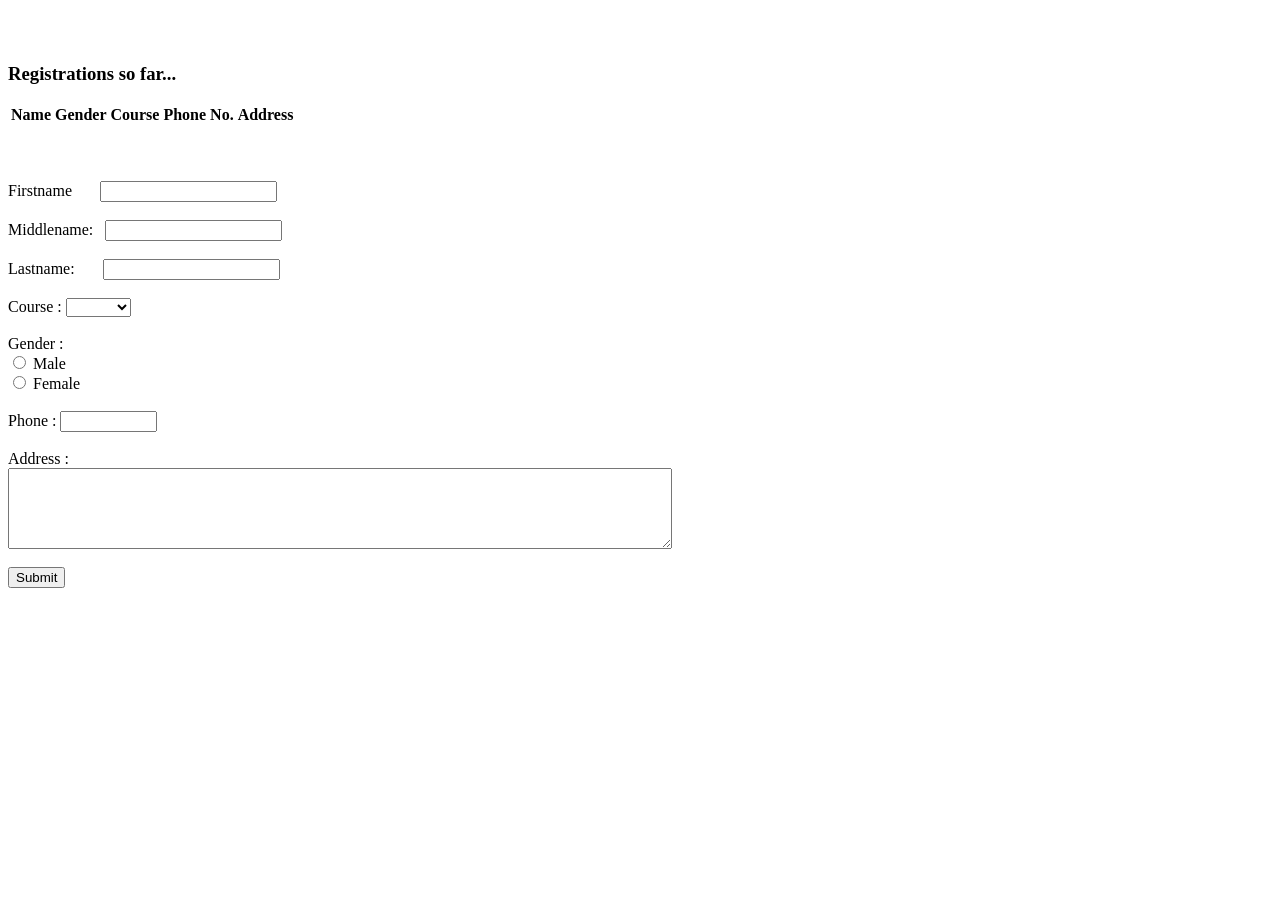
<file: Registrationform/index.html>
<html>
<head> 
<title>
Registration Page
</title>
</head>

<body>
<br>
<br>
<h3>Registrations so far...</h3>
<table id="table">
    <tr>
        <th>Name</th>
        <th>Gender</th>
        <th>Course</th>
        <th>Phone No.</th>
        <th>Address</th>
    </tr>
</table>
<br>
<br>
<br>
<form method="post" action="" id="registration">

<label> Firstname </label>       
<input type="text" name="firstname" id="firstname" /> <br> <br>
<label> Middlename: </label>   
<input type="text" name="middlename" id="middlename" /> <br> <br>
<label> Lastname: </label>       
<input type="text" name="lastname" id="lastname" /> <br> <br>

<label> 
Course :
</label> 
<select id="course" name="course" >
<option value=""></option>
<option value="BCA">BCA</option>
<option value="BBA">BBA</option>
<option value="B.Tech">B.Tech</option>
<option value="MBA">MBA</option>
<option value="MCA">MCA</option>
<option value="M.Tech">M.Tech</option>
</select>

<br>
<br>
<label> 
Gender :
</label><br>
<input type="radio" name="gender" id="male" value="Male"> Male <br>
<input type="radio" name="gender" id="female" value="Female"> Female <br>
<br>

<label> 
Phone :
</label>
<input type="text" name="phone" id="phone" size="10"/> <br> <br>
Address :
<br>
<textarea cols="80" rows="5" name="address" id="address"></textarea> <br>
<br>

<button type="button" onclick="postInfo()">Submit</button>
</form>
<script src="script.js"></script>

</body>
</html>
</file>
<file: assets/css/styles.css>
/* ============================================================
   Shubham Mandora — Portfolio
   Enterprise SaaS: glassmorphism panels, blue accent
   ============================================================ */

/* ===== TOKENS ===== */

:root {
  --bg-base:      #0E1320;
  --bg-surface:   #1A2230;
  --bg-elev:      #232B3A;
  --bg-panel:     rgba(35, 43, 58, 0.55);
  --border:       #2A3548;
  --border-soft:  #1E2736;
  --text-primary: #E6ECF5;
  --text-muted:   #8A94A6;
  --text-dim:     #5A6478;
  --accent:       #2F6BFF;
  --accent-soft:  rgba(47, 107, 255, 0.20);
  --accent-glow:  rgba(47, 107, 255, 0.45);

  --font-sans: 'Inter', -apple-system, BlinkMacSystemFont, 'Segoe UI', Roboto, Helvetica, sans-serif;
  --font-mono: 'JetBrains Mono', ui-monospace, 'SF Mono', SFMono-Regular, Menlo, Consolas, 'Liberation Mono', monospace;
  --font-serif: 'Instrument Serif', 'Newsreader', Georgia, 'Times New Roman', serif;

  --max-w:  1360px;
  --pad-x:  40px;
  --gap-section: 96px;

  --radius-sm: 6px;
  --radius:    10px;
  --radius-lg: 14px;

  --ease: cubic-bezier(0.22, 0.61, 0.36, 1);
}

@media (max-width: 720px) {
  :root {
    --pad-x: 20px;
    --gap-section: 64px;
  }
}

/* ===== RESET ===== */

*, *::before, *::after { box-sizing: border-box; }
html, body { margin: 0; padding: 0; }
html { scroll-padding-top: 72px; }
@media (prefers-reduced-motion: no-preference) {
  html { scroll-behavior: smooth; }
}
body {
  background: var(--bg-base);
  color: var(--text-primary);
  font-family: var(--font-sans);
  font-size: 16px;
  line-height: 1.55;
  -webkit-font-smoothing: antialiased;
  -moz-osx-font-smoothing: grayscale;
  text-rendering: optimizeLegibility;
  min-height: 100vh;
  overflow-x: hidden;
}
img, svg { display: block; max-width: 100%; }
a { color: inherit; text-decoration: none; }
button { font: inherit; color: inherit; background: none; border: 0; cursor: pointer; padding: 0; }
ul, ol, dl, dd { margin: 0; padding: 0; }
ul, ol { list-style: none; }
h1, h2, h3, h4, h5, h6, p { margin: 0; }

/* Focus ring */
:focus-visible {
  outline: 2px solid var(--accent);
  outline-offset: 3px;
  border-radius: 2px;
}

/* Selection + scrollbar */
::selection { background: var(--accent); color: var(--bg-base); }
html { scrollbar-color: #2A3548 var(--bg-base); scrollbar-width: thin; }
::-webkit-scrollbar { width: 10px; }
::-webkit-scrollbar-track { background: var(--bg-base); }
::-webkit-scrollbar-thumb {
  background: #2A3548;
  border-radius: 999px;
  border: 2px solid var(--bg-base);
}
::-webkit-scrollbar-thumb:hover { background: #3A4456; }

/* Skip link */
.skip-link {
  position: absolute; left: -9999px; top: 8px;
  background: var(--accent); color: var(--bg-base);
  padding: 8px 14px; font-family: var(--font-mono); font-size: 12px;
  z-index: 1000; border-radius: 6px;
}
.skip-link:focus { left: 8px; }

/* ===== DOT GRID BACKGROUND ===== */

body::before {
  content: '';
  position: fixed; inset: 0;
  background:
    radial-gradient(ellipse 80% 60% at 12% -5%, rgba(47, 107, 255, 0.12), transparent 58%),
    radial-gradient(ellipse 65% 50% at 100% 8%, rgba(47, 107, 255, 0.07), transparent 55%),
    radial-gradient(circle, rgba(255,255,255,0.022) 1px, transparent 1px);
  background-size: auto, auto, 24px 24px;
  pointer-events: none;
  z-index: -2;
}
body::after {
  content: '';
  position: fixed; inset: 0;
  background:
    radial-gradient(ellipse 130% 100% at 50% 38%, transparent 60%, rgba(5, 8, 15, 0.55) 100%),
    linear-gradient(180deg, rgba(14,19,32,0) 0%, rgba(14,19,32,0.5) 75%, rgba(14,19,32,0.95) 100%);
  pointer-events: none;
  z-index: -1;
}

/* ===== LAYOUT ===== */

.container {
  max-width: var(--max-w);
  margin: 0 auto;
  padding-left: var(--pad-x);
  padding-right: var(--pad-x);
}

.section {
  padding-top: var(--gap-section);
}
.section:last-child { padding-bottom: var(--gap-section); }

.section__head {
  display: flex; align-items: baseline; gap: 14px;
  margin-bottom: 44px;
  position: relative;
}

.section__ghost {
  position: absolute;
  left: -14px;
  bottom: -16px;
  font-family: var(--font-mono);
  font-size: 112px;
  font-weight: 700;
  line-height: 1;
  letter-spacing: -0.05em;
  color: rgba(255, 255, 255, 0.025);
  -webkit-text-stroke: 1px rgba(255, 255, 255, 0.05);
  pointer-events: none;
  user-select: none;
  z-index: -1;
}

@media (max-width: 720px) {
  .section__ghost { font-size: 76px; bottom: -10px; left: -8px; }
}
.section__num {
  font-family: var(--font-mono);
  font-size: 11px; color: var(--text-dim);
  letter-spacing: 0.12em;
}
.section__title {
  font-size: 14px; font-weight: 500;
  font-family: var(--font-mono);
  color: var(--text-primary);
  text-transform: lowercase;
  letter-spacing: 0.06em;
}

/* ===== TYPOGRAPHY UTILS ===== */

.accent { color: var(--accent); }
.muted  { color: var(--text-muted); }
.dim    { color: var(--text-dim); }
.mono   { font-family: var(--font-mono); }

/* ===== MINI NAV (appears after hero) ===== */

.mini-nav {
  position: fixed; top: 0; left: 0; right: 0;
  z-index: 100;
  background: rgba(14, 19, 32, 0.72);
  -webkit-backdrop-filter: blur(14px);
  backdrop-filter: blur(14px);
  border-bottom: 1px solid var(--border-soft);
  transform: translateY(-100%);
  visibility: hidden;
  transition: transform 280ms var(--ease), visibility 0s 280ms;
}
.mini-nav.is-visible {
  transform: translateY(0);
  visibility: visible;
  transition: transform 280ms var(--ease);
}
.mini-nav__inner {
  max-width: var(--max-w);
  margin: 0 auto;
  padding: 13px var(--pad-x);
  display: flex; justify-content: space-between; align-items: center;
  font-family: var(--font-mono);
  font-size: 11.5px;
  letter-spacing: 0.05em;
}
.mini-nav__name {
  color: var(--text-muted);
  font-weight: 500;
  transition: color 120ms var(--ease);
}
.mini-nav__name:hover { color: var(--accent); }
.mini-nav__links { display: flex; gap: 18px; }
.mini-nav__links a {
  color: var(--text-dim);
  transition: color 120ms var(--ease);
}
.mini-nav__links a:hover { color: var(--text-primary); }
.mini-nav__links a.is-active { color: var(--accent); }

@media (max-width: 720px) {
  .mini-nav__name { display: none; }
  .mini-nav__inner { justify-content: flex-start; padding: 11px 14px; }
  .mini-nav__links {
    gap: 16px;
    font-size: 10.5px;
    flex-wrap: nowrap;
    overflow-x: auto;
    max-width: 100%;
    -webkit-overflow-scrolling: touch;
    scrollbar-width: none;
  }
  .mini-nav__links::-webkit-scrollbar { display: none; }
  .mini-nav__links a { white-space: nowrap; }
}

/* ===== HERO ===== */

.hero {
  min-height: 100vh;
  display: flex; flex-direction: column; justify-content: space-between;
  padding-top: 28px; padding-bottom: 32px;
  position: relative;
}

/* Depth & lighting: static spotlight + cursor-tracked lime glow */
.hero::before {
  content: '';
  position: absolute; inset: -48px;
  background:
    radial-gradient(560px circle at var(--mx, 28%) var(--my, 34%), rgba(47, 107, 255, 0.06), transparent 65%),
    radial-gradient(ellipse 52% 46% at 26% 34%, rgba(237, 237, 237, 0.045), transparent 70%);
  pointer-events: none;
}

.hero__topbar {
  display: flex; justify-content: space-between; align-items: center;
  font-family: var(--font-mono);
  font-size: 11px; color: var(--text-dim);
  letter-spacing: 0.08em; text-transform: uppercase;
}
.hero__brand { color: var(--text-muted); }
.hero__status { display: inline-flex; align-items: center; gap: 8px; }

.status-dot {
  width: 7px; height: 7px; border-radius: 50%; display: inline-block;
  background: var(--accent);
  box-shadow: 0 0 8px var(--accent-glow);
}
.status-dot--live { animation: pulse 2s var(--ease) infinite; }
@keyframes pulse {
  0%, 100% { opacity: 1; transform: scale(1); }
  50%      { opacity: 0.55; transform: scale(0.85); }
}

.hero__main {
  flex: 1;
  display: flex; flex-direction: column; justify-content: center;
  padding: 80px 0 40px;
}

.hero__title {
  font-family: var(--font-sans);
  font-size: clamp(40px, 7vw, 76px);
  line-height: 1.02;
  font-weight: 700;
  letter-spacing: -0.03em;
  max-width: 16ch;
}
.hero__title .accent {
  text-shadow: 0 0 28px rgba(47, 107, 255, 0.28);
}

.hero__sub {
  margin-top: 24px;
  font-size: 16px;
  color: var(--text-muted);
}

.hero__nav {
  margin-top: 36px;
  display: flex; flex-wrap: wrap; gap: 6px 22px;
  font-family: var(--font-mono);
  font-size: 13px;
  color: var(--text-dim);
}
.hero__nav a {
  position: relative; padding: 4px 0;
  transition: color 120ms var(--ease);
}
.hero__nav a:hover { color: var(--accent); }

.hero__stats {
  display: grid;
  grid-template-columns: repeat(4, 1fr);
  gap: 18px;
  margin-top: 56px;
  font-family: var(--font-mono);
}
.stat {
  padding-top: 12px;
  border-top: 1px solid var(--border);
}
.stat__label {
  display: block;
  font-size: 10px;
  color: var(--text-dim);
  text-transform: uppercase;
  letter-spacing: 0.12em;
  margin-bottom: 6px;
}
.stat__value {
  display: block;
  font-size: 22px;
  font-weight: 500;
  color: var(--text-primary);
  white-space: nowrap;
}
.stat__value--sm { font-size: 16px; letter-spacing: -0.01em; }
.stat__value .accent { color: var(--accent); }

.hero__cue {
  font-family: var(--font-mono);
  font-size: 11px;
  color: var(--text-dim);
  letter-spacing: 0.08em;
  text-transform: uppercase;
  margin-top: 24px;
  display: inline-block;
  transition: color 120ms var(--ease);
}
.hero__cue:hover { color: var(--accent); }

/* Hero entrance sequence (one-time, on load) */
@media (prefers-reduced-motion: no-preference) {
  .hero__topbar, .hero__role, .hero__title, .hero__tagline, .hero__lede, .hero__cta, .hero__cue {
    opacity: 0;
    animation: hero-in 600ms var(--ease) forwards;
  }
  .hero__topbar  { animation-delay: 0ms; }
  .hero__role    { animation-delay: 120ms; }
  .hero__title   { animation-delay: 240ms; }
  .hero__tagline { animation-delay: 380ms; }
  .hero__lede    { animation-delay: 520ms; }
  .hero__cta     { animation-delay: 640ms; }
  .hero__cue     { animation-delay: 800ms; }
}
@keyframes hero-in {
  from { opacity: 0; transform: translateY(10px); }
  to   { opacity: 1; transform: none; }
}

@media (max-width: 960px) {
  .hero__stats { grid-template-columns: repeat(2, 1fr); gap: 16px; }
}
@media (max-width: 720px) {
  .hero__stats { gap: 14px; }
  .hero__main { padding: 56px 0 24px; }
}
@media (max-width: 400px) {
  .stat__value { font-size: 19px; }
  .stat__value--sm { font-size: 14px; }
}

/* ===== ABOUT ===== */

.about__grid {
  display: grid;
  grid-template-columns: 1.4fr 1fr;
  gap: 48px;
  align-items: start;
}
.about__prose p {
  font-size: 18px;
  line-height: 1.65;
  color: var(--text-primary);
  max-width: 60ch;
}
.about__prose p + p { margin-top: 18px; }
.about__prose .accent { color: var(--accent); }

.currently {
  border: 1px solid var(--border);
  background: var(--bg-surface);
  border-radius: var(--radius);
  padding: 22px 24px;
}
.currently__title {
  font-family: var(--font-mono);
  font-size: 11px;
  color: var(--text-dim);
  letter-spacing: 0.12em;
  margin-bottom: 16px;
  font-weight: 500;
}
.currently__list { display: grid; gap: 14px; }
.currently__row {
  display: grid;
  grid-template-columns: 80px 1fr;
  gap: 12px;
  align-items: baseline;
  font-size: 14px;
}
.currently__row dt {
  font-family: var(--font-mono);
  font-size: 11px;
  color: var(--text-dim);
  text-transform: uppercase;
  letter-spacing: 0.08em;
}
.currently__row dd {
  color: var(--text-primary);
  line-height: 1.45;
}

@media (max-width: 720px) {
  .about__grid { grid-template-columns: 1fr; gap: 28px; }
  .about__prose p { font-size: 16px; }
}

/* ===== WORK ===== */

.case-study {
  border: 1px solid var(--border);
  border-radius: var(--radius-lg);
  background: var(--bg-surface);
  padding: 32px;
  margin-bottom: 40px;
  position: relative;
  overflow: hidden;
}
.case-study::before {
  content: '';
  position: absolute; top: 0; left: 0; right: 0; height: 1px;
  background: linear-gradient(90deg, var(--accent) 0%, transparent 35%);
}
.case-study__label {
  font-family: var(--font-mono);
  font-size: 10px;
  color: var(--accent);
  letter-spacing: 0.14em;
  text-transform: uppercase;
}
.case-study__title {
  font-size: 24px; font-weight: 600;
  letter-spacing: -0.015em;
  margin-top: 8px;
}
.case-study__meta {
  display: flex; gap: 14px;
  margin-top: 6px;
  font-family: var(--font-mono);
  font-size: 11px;
  color: var(--text-dim);
  letter-spacing: 0.06em;
}
.case-study__body {
  display: grid;
  grid-template-columns: 1fr 1fr;
  gap: 36px;
  margin-top: 26px;
  align-items: start;
}
.case-study__prose h4 {
  font-family: var(--font-mono);
  font-size: 10px;
  color: var(--accent);
  text-transform: uppercase;
  letter-spacing: 0.14em;
  margin: 20px 0 6px;
}
.case-study__prose h4:first-child { margin-top: 0; }
.case-study__prose p {
  font-size: 14px;
  line-height: 1.6;
  color: var(--text-muted);
}

.arch-diagram {
  width: 100%; height: auto;
  background: rgba(0,0,0,0.3);
  border: 1px solid var(--border);
  border-radius: var(--radius);
  padding: 16px;
}

.arch-diagram--sm {
  padding: 10px;
  margin-bottom: 16px;
  background: var(--bg-base);
  border-color: var(--border-soft);
}

@media (max-width: 820px) {
  .case-study__body { grid-template-columns: 1fr; }
  .case-study { padding: 24px; }
  .case-study__title { font-size: 20px; }
}

/* Standard project cards */

.card-grid {
  display: grid;
  grid-template-columns: repeat(3, 1fr);
  gap: 18px;
}
@media (max-width: 980px) { .card-grid { grid-template-columns: repeat(2, 1fr); } }
@media (max-width: 640px) { .card-grid { grid-template-columns: 1fr; } }

.project-card {
  border: 1px solid var(--border);
  border-radius: var(--radius);
  background: var(--bg-surface);
  overflow: hidden;
  transition: border-color 200ms var(--ease), transform 200ms var(--ease);
}
.project-card:hover { border-color: #3A4456; transform: translateY(-2px); }
.project-card.is-open { border-color: var(--accent-soft); }

.project-card__trigger {
  display: block;
  width: 100%; text-align: left;
  padding: 20px 22px;
  position: relative;
}
.project-card__num {
  font-family: var(--font-mono);
  font-size: 10px;
  color: var(--text-dim);
  letter-spacing: 0.14em;
}
.project-card__title {
  font-size: 17px;
  font-weight: 600;
  margin-top: 6px;
  letter-spacing: -0.01em;
  line-height: 1.25;
}
.project-card__brief {
  font-size: 13px;
  color: var(--text-muted);
  margin-top: 10px;
  line-height: 1.55;
}
.project-card__chev {
  position: absolute;
  top: 18px; right: 18px;
  font-family: var(--font-mono);
  font-size: 14px;
  color: var(--text-dim);
  transition: color 120ms var(--ease), transform 200ms var(--ease);
}
.project-card:hover .project-card__chev { color: var(--accent); }
.project-card.is-open .project-card__chev { color: var(--accent); transform: rotate(90deg); }

.project-card__result {
  display: inline-block;
  margin-top: 14px;
  font-family: var(--font-mono);
  font-size: 11px;
  color: var(--accent);
  letter-spacing: 0.04em;
}

.project-card__detail {
  max-height: 0;
  overflow: hidden;
  transition: max-height 320ms var(--ease);
  border-top: 1px dashed transparent;
}
.project-card.is-open .project-card__detail {
  max-height: 800px;
  border-top-color: var(--border);
}
.project-card__detail-inner {
  padding: 18px 22px 22px;
}
.project-card__detail h4 {
  font-family: var(--font-mono);
  font-size: 10px;
  color: var(--accent);
  text-transform: uppercase;
  letter-spacing: 0.14em;
  margin: 14px 0 6px;
}
.project-card__detail h4:first-child { margin-top: 0; }
.project-card__detail p {
  font-size: 13px;
  line-height: 1.6;
  color: var(--text-muted);
}
.project-card__link {
  display: inline-block;
  margin-top: 14px;
  font-family: var(--font-mono);
  font-size: 12px;
  color: var(--accent);
  border-bottom: 1px solid transparent;
  transition: border-color 120ms var(--ease);
}
.project-card__link:hover { border-bottom-color: var(--accent); }

.project-card__repo {
  display: flex; align-items: center; gap: 8px;
  padding: 12px 22px;
  border-top: 1px solid var(--border);
  font-family: var(--font-mono);
  font-size: 11px;
  letter-spacing: 0.04em;
  color: var(--text-dim);
  transition: color 120ms var(--ease), background-color 120ms var(--ease);
}
.project-card__repo:hover { color: var(--accent); background: rgba(47, 107, 255, 0.04); }
.project-card__repo::before { content: '▸ '; color: var(--accent); }

.project-card__detail code {
  font-family: var(--font-mono);
  font-size: 0.88em;
  color: var(--text-primary);
  background: rgba(255, 255, 255, 0.06);
  padding: 1px 5px;
  border-radius: 4px;
}

.case-study__prose code {
  font-family: var(--font-mono);
  font-size: 0.85em;
  color: var(--text-primary);
  background: rgba(255, 255, 255, 0.06);
  padding: 1px 5px;
  border-radius: 4px;
}
.case-study__metrics {
  font-family: var(--font-mono);
  font-size: 11px;
  line-height: 1.7;
  color: var(--text-muted);
  margin-top: 16px;
  padding-top: 14px;
  border-top: 1px dashed var(--border);
}
.case-study__repo {
  display: inline-flex; align-items: center; gap: 8px;
  margin-top: 16px;
  font-family: var(--font-mono);
  font-size: 12px;
  letter-spacing: 0.04em;
  color: var(--accent);
  border-bottom: 1px solid transparent;
  transition: border-color 120ms var(--ease);
}
.case-study__repo:hover { border-bottom-color: var(--accent); }

/* ===== GLASSMORPHISM PANELS (Enterprise SaaS) ===== */

.impact__grid,
.currently,
.project-card,
.case-study,
.contact-block,
.building__item,
.devops__diagram {
  background: var(--bg-panel);
  -webkit-backdrop-filter: blur(14px) saturate(120%);
  backdrop-filter: blur(14px) saturate(120%);
  border-color: rgba(255, 255, 255, 0.08);
}

.project-card:hover,
.building__item:hover { border-color: rgba(47, 107, 255, 0.4); }

/* ===== SYSTEMS ARCHITECTURE OVERVIEW ===== */

.overview-diagram {
  border: 1px solid var(--border);
  border-radius: var(--radius-lg);
  background: var(--bg-panel);
  -webkit-backdrop-filter: blur(14px) saturate(120%);
  backdrop-filter: blur(14px) saturate(120%);
  padding: 24px;
}
.overview-diagram .arch-diagram { width: 100%; height: auto; background: none; border: 0; padding: 0; }
@media (max-width: 720px) {
  .overview-diagram { overflow-x: auto; }
  .overview-diagram .arch-diagram { min-width: 640px; }
}

/* ===== OBSERVABILITY DASHBOARD ===== */

.obs__lede { font-size: 15px; color: var(--text-muted); margin-bottom: 28px; max-width: 64ch; }

/* Observability — real dashboard screenshots */
.obs-shots {
  display: grid;
  grid-template-columns: repeat(2, 1fr);
  gap: 22px;
  align-items: start;
}
.obs-shot { margin: 0; }
.obs-shot img {
  width: 100%; height: auto; display: block;
  max-height: 440px;
  object-fit: cover; object-position: top;
  border: 1px solid var(--border);
  border-radius: var(--radius);
  background: var(--bg-base);
  box-shadow: 0 18px 40px rgba(0, 0, 0, 0.35);
}
.obs-shot--tall img { max-height: 440px; }
@media (max-width: 760px) {
  .obs-shots { grid-template-columns: 1fr; }
}
.obs-shot figcaption {
  margin-top: 13px;
  font-size: 13px; line-height: 1.55; color: var(--text-muted);
  max-width: 74ch;
}
.obs-shot__tag {
  display: inline-block;
  font-family: var(--font-mono); font-size: 10px; letter-spacing: 0.08em;
  text-transform: uppercase; color: var(--accent);
  border: 1px solid var(--accent-soft); border-radius: 999px;
  padding: 2px 8px; margin-right: 9px; vertical-align: middle;
}

/* ===== TAG LIST ===== */

.tag-list {
  display: flex; flex-wrap: wrap; gap: 6px;
  margin-top: 14px;
}
.tag-list li {
  font-family: var(--font-mono);
  font-size: 10px;
  color: var(--text-muted);
  padding: 3px 8px;
  border: 1px solid var(--border);
  border-radius: 999px;
  background: var(--bg-base);
  letter-spacing: 0.02em;
}
.tag-list--sm li { font-size: 9.5px; padding: 2px 7px; }

/* ===== DEVOPS PRACTICE ===== */

.devops { display: grid; gap: 32px; }

.devops__diagram {
  border: 1px solid var(--border);
  background: var(--bg-surface);
  border-radius: var(--radius);
  padding: 24px;
  display: flex; justify-content: center;
}

.pipeline-diagram {
  width: 100%;
  max-width: 640px;
  height: auto;
}

.devops__principles {
  display: grid;
  grid-template-columns: 1fr 1fr;
  gap: 0 28px;
}
.devops__principles li {
  display: grid;
  grid-template-columns: 28px 1fr;
  gap: 12px;
  padding: 20px 0;
  border-top: 1px dashed var(--border);
}
.devops__principles li:nth-child(1),
.devops__principles li:nth-child(2) {
  border-top: 0;
  padding-top: 0;
}
.principle__num {
  font-family: var(--font-mono);
  font-size: 11px;
  color: var(--accent);
  letter-spacing: 0.06em;
  padding-top: 2px;
}
.devops__principles h3 {
  font-size: 14.5px;
  font-weight: 600;
  letter-spacing: -0.005em;
  margin-bottom: 6px;
  color: var(--text-primary);
}
.devops__principles p {
  font-size: 13px;
  line-height: 1.6;
  color: var(--text-muted);
}

.devops__tools-row {
  display: flex; align-items: center; gap: 18px;
  flex-wrap: wrap;
  padding-top: 22px;
  border-top: 1px dashed var(--border);
}
.devops__label {
  font-family: var(--font-mono);
  font-size: 10px;
  color: var(--text-dim);
  letter-spacing: 0.12em;
  text-transform: uppercase;
}

@media (max-width: 720px) {
  .devops__principles { grid-template-columns: 1fr; }
  .devops__principles li:nth-child(2) {
    border-top: 1px dashed var(--border);
    padding-top: 20px;
  }
  .devops__diagram { padding: 16px; overflow-x: auto; }
}

/* ===== TIMELINE ===== */

.timeline {
  position: relative;
  padding-left: 24px;
}
.timeline::before {
  content: '';
  position: absolute; left: 6px; top: 6px; bottom: 6px;
  width: 1px; background: var(--border);
}
.timeline__entry {
  position: relative;
  display: grid;
  grid-template-columns: 160px minmax(0, 760px);
  gap: 28px;
  padding-bottom: 32px;
}
.timeline__entry:last-child { padding-bottom: 0; }
.timeline__entry::before {
  content: '';
  position: absolute; left: -22px; top: 7px;
  width: 9px; height: 9px;
  background: var(--bg-base);
  border: 1px solid var(--border);
  border-radius: 50%;
  transition: background-color 200ms var(--ease), border-color 200ms var(--ease);
}
.timeline__entry.is-visible::before {
  background: var(--accent);
  border-color: var(--accent);
  box-shadow: 0 0 10px var(--accent-glow);
}
.timeline__date {
  font-family: var(--font-mono);
  font-size: 11px;
  color: var(--text-dim);
  letter-spacing: 0.06em;
  padding-top: 2px;
}
.timeline__role {
  font-size: 15px;
  font-weight: 600;
  letter-spacing: -0.005em;
}
.timeline__org {
  font-family: var(--font-mono);
  font-size: 11px;
  color: var(--text-muted);
  margin-top: 4px;
  letter-spacing: 0.04em;
}
.timeline__bullets {
  margin-top: 10px;
  display: grid; gap: 6px;
}
.timeline__bullets li {
  position: relative;
  padding-left: 14px;
  font-size: 13.5px;
  color: var(--text-muted);
  line-height: 1.55;
}
.timeline__bullets li::before {
  content: '·';
  position: absolute; left: 4px; top: -2px;
  color: var(--accent);
  font-weight: 700;
}

@media (max-width: 720px) {
  .timeline__entry { grid-template-columns: 1fr; gap: 6px; }
  .timeline__date { padding-top: 0; }
}

/* ===== CHIP LIST (devops stack row) ===== */

.chip-list {
  display: flex; flex-wrap: wrap; gap: 6px;
}
.chip-list li {
  font-family: var(--font-mono);
  font-size: 11px;
  color: var(--text-muted);
  padding: 4px 10px;
  border: 1px solid var(--border);
  border-radius: 999px;
  background: var(--bg-surface);
  transition: color 120ms var(--ease), border-color 120ms var(--ease);
}
.chip-list li:hover {
  color: var(--accent);
  border-color: var(--accent-soft);
}

/* ===== EDUCATION ===== */

.edu-list {
  display: grid; gap: 14px;
}
.edu-list li {
  display: grid;
  grid-template-columns: 160px 1fr auto;
  gap: 20px;
  align-items: baseline;
  padding: 16px 0;
  border-top: 1px dashed var(--border);
}
.edu-list li:first-child { border-top: 0; padding-top: 0; }
.edu-list__date {
  font-family: var(--font-mono);
  font-size: 11px;
  color: var(--text-dim);
  letter-spacing: 0.06em;
}
.edu-list__deg {
  font-size: 14.5px;
  font-weight: 500;
}
.edu-list__deg em {
  font-family: var(--font-mono);
  font-size: 11px;
  font-style: normal;
  color: var(--text-muted);
  margin-left: 8px;
  letter-spacing: 0.04em;
}
.edu-list__loc {
  font-family: var(--font-mono);
  font-size: 11px;
  color: var(--text-dim);
  letter-spacing: 0.04em;
}

@media (max-width: 720px) {
  .edu-list li { grid-template-columns: 1fr; gap: 4px; }
}

/* ===== CONTACT ===== */

.contact-block {
  border: 1px solid var(--border);
  background: var(--bg-surface);
  border-radius: var(--radius-lg);
  padding: 32px;
  font-family: var(--font-mono);
}
.contact-block__prompt {
  font-size: 13px;
  color: var(--accent);
  margin-bottom: 22px;
  letter-spacing: 0.04em;
}
.contact-block__prompt::after {
  content: '▍';
  display: inline-block;
  margin-left: 4px;
  color: var(--accent);
  animation: blink 1s steps(1) infinite;
}
@keyframes blink {
  50% { opacity: 0; }
}

.contact-list {
  display: grid; gap: 12px;
  margin-bottom: 26px;
}
.contact-list > div {
  display: grid;
  grid-template-columns: 110px 1fr;
  gap: 18px;
  align-items: baseline;
  font-size: 13.5px;
}
.contact-list dt {
  color: var(--text-dim);
  text-transform: uppercase;
  font-size: 11px;
  letter-spacing: 0.08em;
}
.contact-list dd { color: var(--text-primary); }
.contact-list a {
  color: var(--text-primary);
  border-bottom: 1px solid var(--border);
  transition: color 120ms var(--ease), border-color 120ms var(--ease);
}
.contact-list a:hover { color: var(--accent); border-bottom-color: var(--accent); }

.copy-email-btn {
  color: var(--text-primary);
  display: inline-flex; align-items: center; gap: 8px;
  border-bottom: 1px solid var(--border);
  transition: color 120ms var(--ease), border-color 120ms var(--ease);
}
.copy-email-btn:hover { color: var(--accent); border-bottom-color: var(--accent); }
.copy-email-btn::after {
  content: '[copy]';
  color: var(--text-dim);
  font-size: 10.5px;
  letter-spacing: 0.08em;
  transition: color 120ms var(--ease);
}
.copy-email-btn:hover::after { color: var(--accent); }
.copy-email-btn.is-copied::after { color: var(--accent); content: '[✓]'; }

.btn {
  display: inline-block;
  font-family: var(--font-mono);
  font-size: 13px;
  letter-spacing: 0.04em;
  padding: 12px 20px;
  border: 1px solid var(--accent);
  color: var(--accent);
  background: transparent;
  border-radius: var(--radius-sm);
  transition: background-color 120ms var(--ease), color 120ms var(--ease), transform 120ms var(--ease);
}
.btn:hover {
  background: var(--accent);
  color: var(--bg-base);
  transform: translateY(-1px);
}

@media (max-width: 720px) {
  .contact-block { padding: 22px; }
  .contact-list > div { grid-template-columns: 1fr; gap: 4px; }
}

/* ===== FOOTER ===== */

.footer {
  margin-top: 64px;
  padding: 32px var(--pad-x);
  border-top: 1px solid var(--border-soft);
  display: flex; justify-content: space-between; flex-wrap: wrap; gap: 12px;
  font-family: var(--font-mono);
  font-size: 11px;
  color: var(--text-dim);
  letter-spacing: 0.06em;
}

/* ===== REVEALS ===== */

[data-reveal] {
  opacity: 0;
  transform: translateY(8px);
  transition: opacity 400ms var(--ease), transform 400ms var(--ease);
}
[data-reveal].is-visible {
  opacity: 1;
  transform: translateY(0);
}

/* Architecture diagram draws on visibility */
.arch-diagram path,
.arch-diagram line,
.arch-diagram polyline {
  stroke-dasharray: 300;
  stroke-dashoffset: 300;
  transition: stroke-dashoffset 1200ms var(--ease);
}
[data-reveal].is-visible .arch-diagram path,
[data-reveal].is-visible .arch-diagram line,
[data-reveal].is-visible .arch-diagram polyline {
  stroke-dashoffset: 0;
}

/* ===== REDUCED MOTION ===== */

@media (prefers-reduced-motion: reduce) {
  *, *::before, *::after {
    animation-duration: 0.01ms !important;
    animation-iteration-count: 1 !important;
    transition-duration: 0.01ms !important;
  }
  [data-reveal] { opacity: 1; transform: none; }
  .arch-diagram path,
  .arch-diagram line,
  .arch-diagram polyline { stroke-dashoffset: 0; }
}

/* ===== HERO (person-first) ===== */

.hero__role {
  display: inline-flex; align-items: center; gap: 9px;
  font-family: var(--font-mono);
  font-size: 12px;
  color: var(--text-muted);
  letter-spacing: 0.05em;
  margin: 0 0 22px;
}
.hero__title { max-width: none; }
.hero__tagline {
  font-size: clamp(20px, 3vw, 30px);
  line-height: 1.2;
  font-weight: 500;
  letter-spacing: -0.015em;
  color: var(--text-primary);
  max-width: 22ch;
  margin: 22px 0 0;
}
.hero__tagline .accent {
  font-weight: 600;
}
.hero__lede {
  font-size: 16px;
  line-height: 1.6;
  color: var(--text-muted);
  max-width: 58ch;
  margin: 20px 0 0;
}
.hero__cta {
  display: flex; flex-wrap: wrap; gap: 12px;
  margin-top: 34px;
}
.btn--primary {
  background: var(--accent);
  color: var(--bg-base);
  border-color: var(--accent);
  font-weight: 500;
}
.btn--primary:hover {
  background: #5A86FF;
  border-color: #5A86FF;
  color: var(--bg-base);
}
.btn--ghost {
  border-color: var(--border);
  color: var(--text-primary);
}
.btn--ghost:hover {
  border-color: var(--accent);
  color: var(--accent);
  background: transparent;
}

/* ===== IMPACT BAR ===== */

.impact { padding-top: 10px; }
.impact__grid {
  display: grid;
  grid-template-columns: repeat(4, 1fr);
  border: 1px solid var(--border);
  border-radius: var(--radius);
  background: var(--bg-surface);
  overflow: hidden;
}
.impact__item {
  padding: 22px 20px;
  border-left: 1px solid var(--border);
  display: flex; flex-direction: column; gap: 6px;
}
.impact__item:first-child { border-left: 0; }
.impact__value {
  font-family: var(--font-mono);
  font-size: 19px;
  font-weight: 500;
  color: var(--text-primary);
  letter-spacing: -0.01em;
}
.impact__value .accent { color: var(--accent); }
.impact__label {
  font-size: 12px;
  color: var(--text-muted);
  line-height: 1.4;
}
@media (max-width: 860px) {
  .impact__grid { grid-template-columns: repeat(2, 1fr); }
  .impact__item { border-top: 1px solid var(--border); }
  .impact__item:nth-child(odd) { border-left: 0; }
  .impact__item:nth-child(1), .impact__item:nth-child(2) { border-top: 0; }
}
@media (max-width: 480px) {
  .impact__grid { grid-template-columns: 1fr; }
  .impact__item { border-left: 0; border-top: 1px solid var(--border); }
  .impact__item:first-child { border-top: 0; }
}

/* ===== CURRENTLY BUILDING ===== */

.building__lede {
  font-size: 15px;
  color: var(--text-muted);
  margin-bottom: 28px;
  max-width: 60ch;
}
.building__grid {
  display: grid;
  grid-template-columns: repeat(3, 1fr);
  gap: 16px;
}
.building__item {
  display: flex; flex-direction: column; gap: 11px;
  border: 1px solid var(--border);
  border-radius: var(--radius);
  background: var(--bg-surface);
  padding: 20px 22px 22px;
  transition: border-color 200ms var(--ease), transform 200ms var(--ease);
}
.building__item:hover { border-color: #3A4456; transform: translateY(-2px); }
.building__status {
  align-self: flex-start;
  display: inline-flex; align-items: center; gap: 7px;
  font-family: var(--font-mono); font-size: 10px; letter-spacing: 0.08em;
  text-transform: uppercase;
  padding: 3px 10px; border-radius: 999px;
  border: 1px solid var(--border); color: var(--text-muted);
}
.building__status--now { color: #2FBF71; border-color: rgba(47, 191, 113, 0.4); }
.building__status--now::before {
  content: ''; width: 6px; height: 6px; border-radius: 50%;
  background: #2FBF71; box-shadow: 0 0 8px rgba(47, 191, 113, 0.6);
  animation: pulse 2s var(--ease) infinite;
}
.building__status--next { color: #E0A106; border-color: rgba(224, 161, 6, 0.4); }
.building__status--planned { color: var(--text-dim); }
.building__item h3 {
  font-size: 15px;
  font-weight: 600;
  letter-spacing: -0.005em;
}
.building__lang {
  font-family: var(--font-mono); font-size: 10px; font-weight: 500;
  color: var(--accent); border: 1px solid var(--accent-soft);
  padding: 1px 7px; border-radius: 999px; margin-left: 6px; vertical-align: middle;
}
.building__item p {
  font-size: 13px;
  line-height: 1.55;
  color: var(--text-muted);
}
.building__tech { display: flex; flex-wrap: wrap; gap: 5px; }
.building__tech li {
  font-family: var(--font-mono); font-size: 10px; color: var(--text-muted);
  border: 1px solid var(--border); border-radius: 999px; padding: 2px 7px;
  background: var(--bg-base);
}
.building__item p.building__why {
  font-size: 12px; color: var(--text-dim); font-style: italic;
  margin-top: auto; padding-top: 11px; border-top: 1px dashed var(--border);
}
@media (max-width: 860px) { .building__grid { grid-template-columns: repeat(2, 1fr); } }
@media (max-width: 560px) { .building__grid { grid-template-columns: 1fr; } }

/* ===== ENGINEERING HIGHLIGHTS ===== */

.highlight-list {
  display: grid;
  grid-template-columns: 1fr 1fr;
  gap: 0 40px;
}
.highlight {
  display: flex;
  gap: 14px;
  padding: 18px 0;
  border-top: 1px dashed var(--border);
}
.highlight:nth-child(1), .highlight:nth-child(2) { border-top: 0; padding-top: 0; }
.highlight::before {
  content: '▸';
  color: var(--accent);
  font-family: var(--font-mono);
  font-size: 13px;
  line-height: 1.7;
  flex-shrink: 0;
}
.highlight p {
  font-size: 15px;
  line-height: 1.6;
  color: var(--text-primary);
}
.highlight .accent { color: var(--accent); }

.highlights__foot {
  margin-top: 36px;
  padding-top: 24px;
  border-top: 1px dashed var(--border);
  display: grid;
  gap: 20px;
}
.toolbox__label {
  display: block;
  font-family: var(--font-mono);
  font-size: 10px;
  color: var(--text-dim);
  letter-spacing: 0.12em;
  text-transform: uppercase;
  margin-bottom: 8px;
}
.toolbox__line {
  font-family: var(--font-mono);
  font-size: 12.5px;
  line-height: 1.7;
  color: var(--text-muted);
}
@media (max-width: 720px) {
  .highlight-list { grid-template-columns: 1fr; }
  .highlight:nth-child(2) { border-top: 1px dashed var(--border); padding-top: 18px; }
}
</file>
